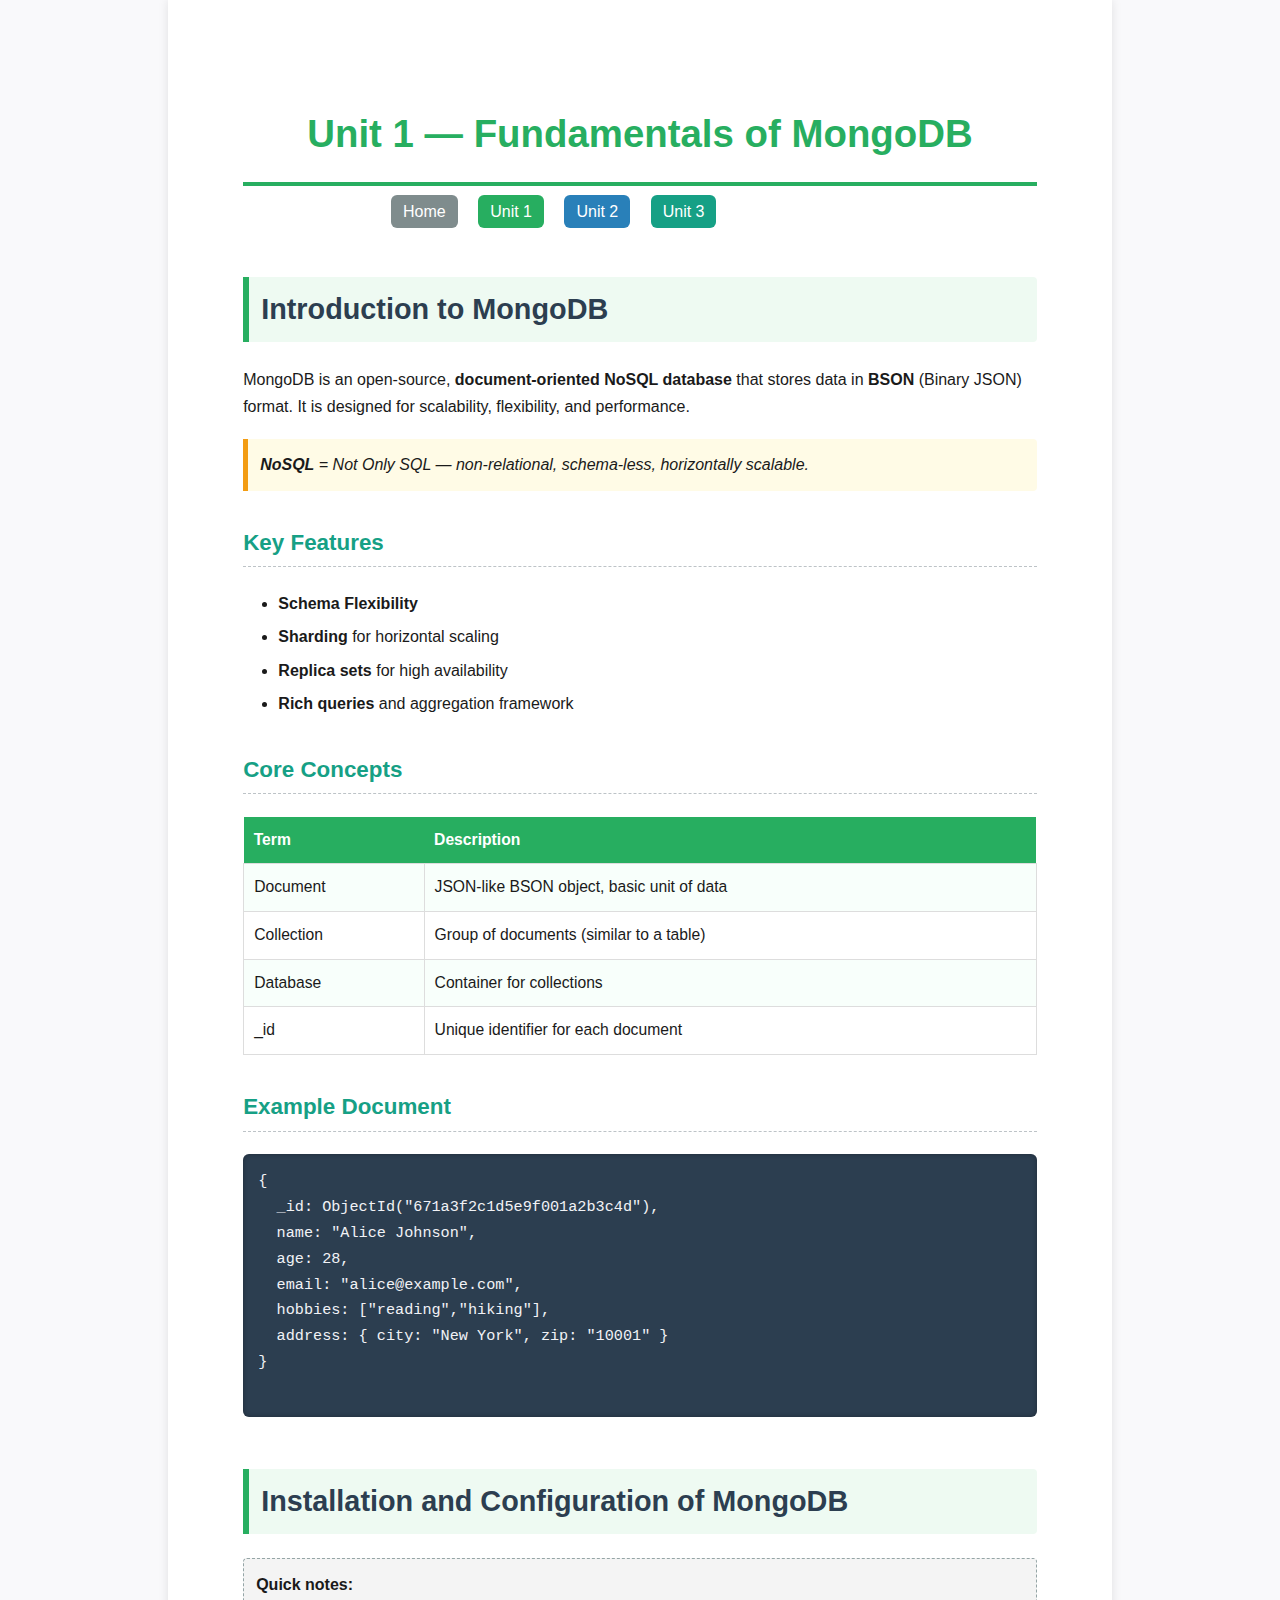
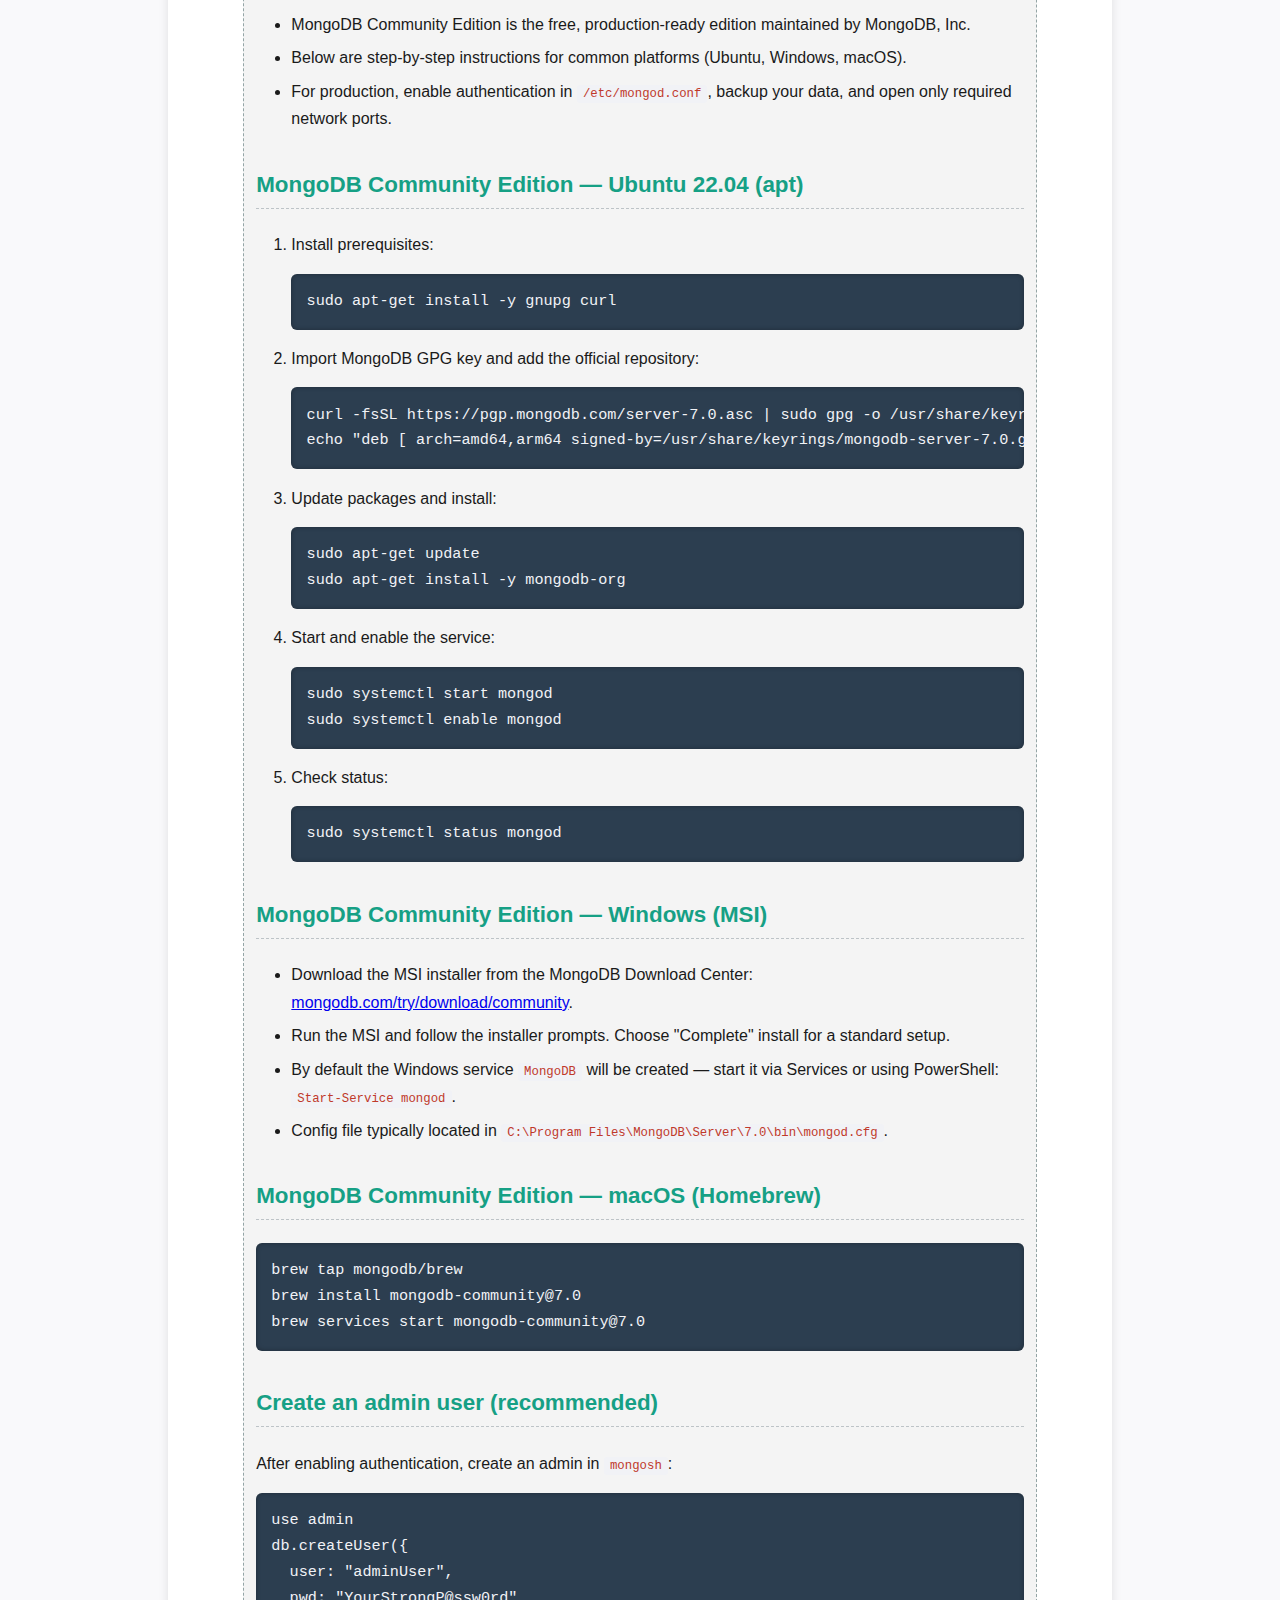
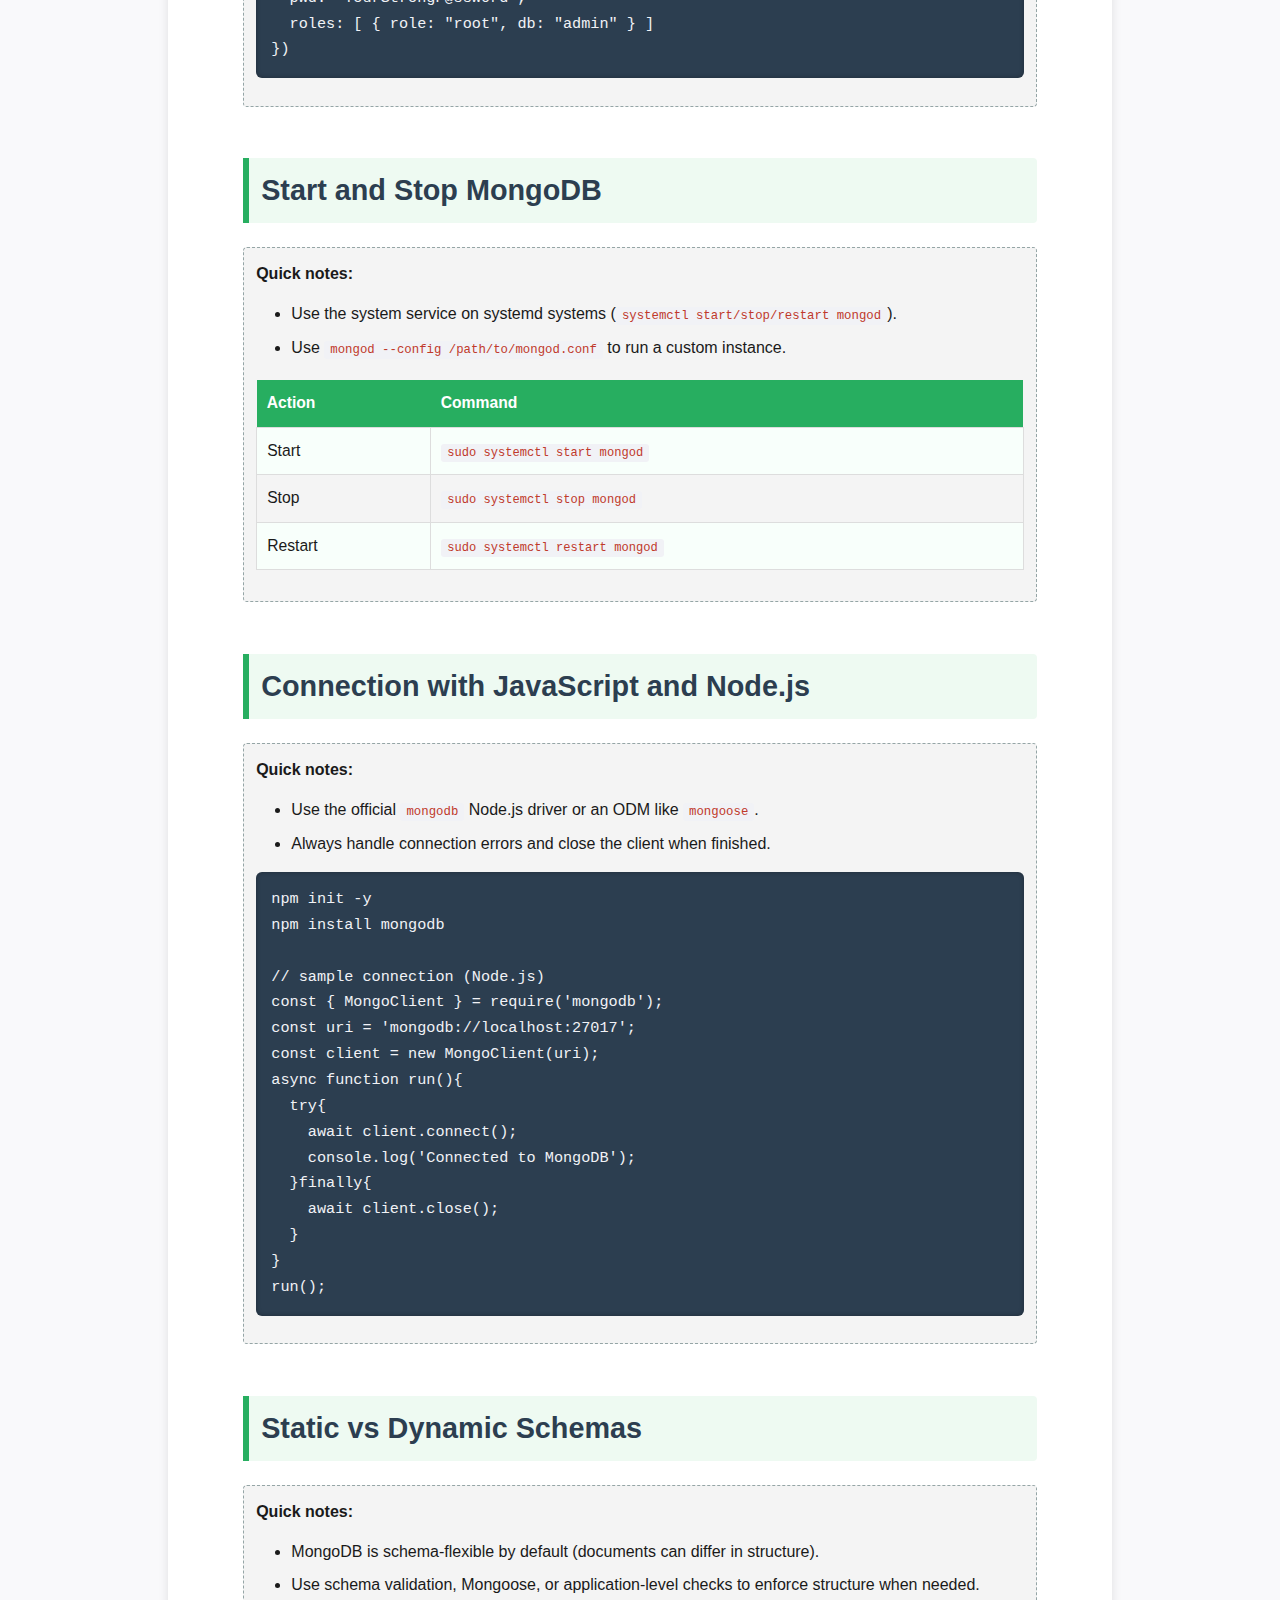
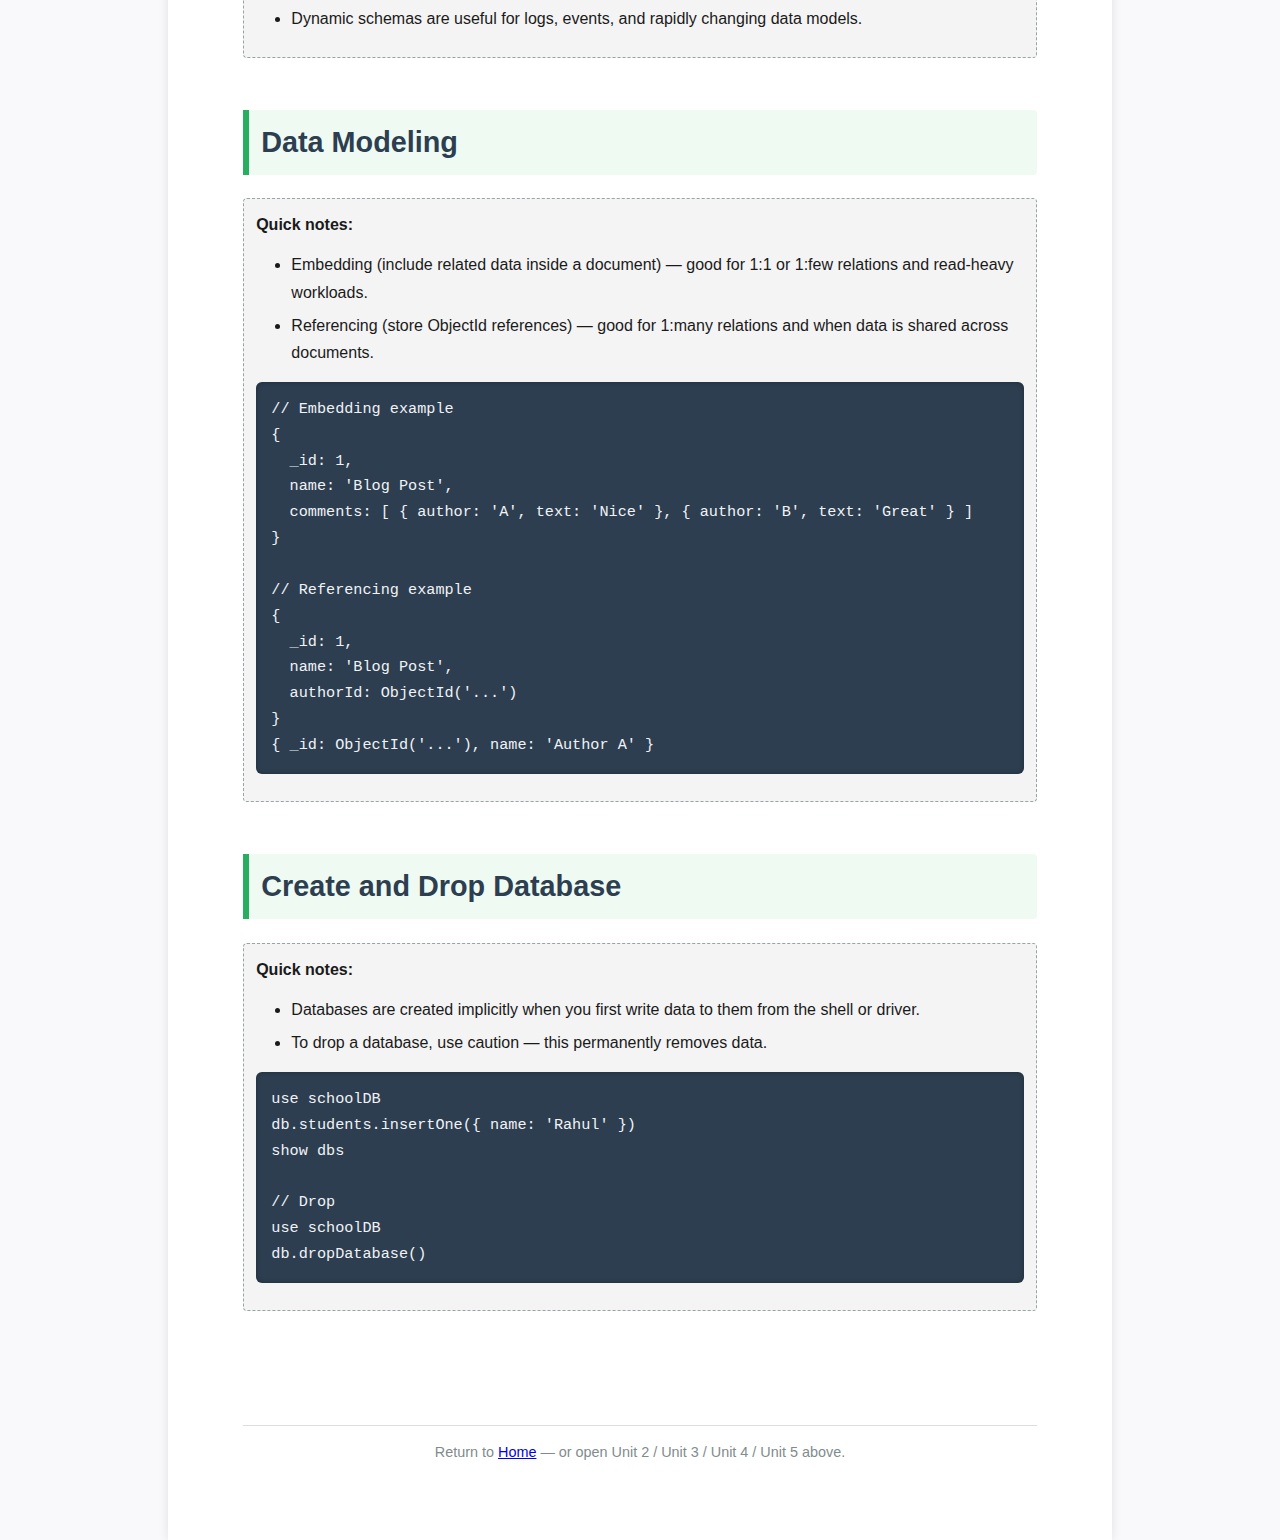
<file: index.html>
<!DOCTYPE html>
<html lang="en">
<head>
    <meta charset="UTF-8">
    <meta name="viewport" content="width=device-width, initial-scale=1.0">
    <title>Unit 1 — Fundamentals of MongoDB</title>
    <link rel="stylesheet" href="styles.css">
</head>
<body style="--accent:#27ae60; --th:#27ae60;">
<div class="container">
    <h1>Unit 1 — Fundamentals of MongoDB</h1>

    <nav class="nav-units">
        <a class="btn-home" href="index.html">Home</a>
        <a class="btn-u1" href="unit1.html">Unit 1</a>
        <a class="btn-u2" href="unit2.html">Unit 2</a>
        <a class="btn-u3" href="unit3.html">Unit 3</a>
        <a class="btn-u4" href="unit4.html">Unit 4</a>
        <a class="btn-u5" href="unit5.html">Unit 5</a>
    </nav>

    <h2>Introduction to MongoDB</h2>
    <p>MongoDB is an open-source, <strong>document-oriented NoSQL database</strong> that stores data in <strong>BSON</strong> (Binary JSON) format. It is designed for scalability, flexibility, and performance.</p>

    <div class="note"><strong>NoSQL</strong> = Not Only SQL — non-relational, schema-less, horizontally scalable.</div>

    <h3>Key Features</h3>
    <ul>
        <li><strong>Schema Flexibility</strong></li>
        <li><strong>Sharding</strong> for horizontal scaling</li>
        <li><strong>Replica sets</strong> for high availability</li>
        <li><strong>Rich queries</strong> and aggregation framework</li>
    </ul>

    <h3>Core Concepts</h3>
    <table>
        <tr><th>Term</th><th>Description</th></tr>
        <tr><td>Document</td><td>JSON-like BSON object, basic unit of data</td></tr>
        <tr><td>Collection</td><td>Group of documents (similar to a table)</td></tr>
        <tr><td>Database</td><td>Container for collections</td></tr>
        <tr><td>_id</td><td>Unique identifier for each document</td></tr>
    </table>

    <h3>Example Document</h3>
    <pre>{
  _id: ObjectId("671a3f2c1d5e9f001a2b3c4d"),
  name: "Alice Johnson",
  age: 28,
  email: "alice@example.com",
  hobbies: ["reading","hiking"],
  address: { city: "New York", zip: "10001" }
}
    </pre>

    <h2>Installation and Configuration of MongoDB</h2>
    <div class="example">
        <strong>Quick notes:</strong>
        <ul>
            <li>MongoDB Community Edition is the free, production-ready edition maintained by MongoDB, Inc.</li>
            <li>Below are step-by-step instructions for common platforms (Ubuntu, Windows, macOS).</li>
            <li>For production, enable authentication in <code>/etc/mongod.conf</code>, backup your data, and open only required network ports.</li>
        </ul>

        <h3>MongoDB Community Edition — Ubuntu 22.04 (apt)</h3>
        <ol>
            <li>Install prerequisites:
                <pre>sudo apt-get install -y gnupg curl</pre>
            </li>
            <li>Import MongoDB GPG key and add the official repository:
                <pre>curl -fsSL https://pgp.mongodb.com/server-7.0.asc | sudo gpg -o /usr/share/keyrings/mongodb-server-7.0.gpg --dearmor
echo "deb [ arch=amd64,arm64 signed-by=/usr/share/keyrings/mongodb-server-7.0.gpg ] https://repo.mongodb.org/apt/ubuntu jammy/mongodb-org/7.0 multiverse" | sudo tee /etc/apt/sources.list.d/mongodb-org-7.0.list</pre>
            </li>
            <li>Update packages and install:
                <pre>sudo apt-get update
sudo apt-get install -y mongodb-org</pre>
            </li>
            <li>Start and enable the service:
                <pre>sudo systemctl start mongod
sudo systemctl enable mongod</pre>
            </li>
            <li>Check status:
                <pre>sudo systemctl status mongod</pre>
            </li>
        </ol>

        <h3>MongoDB Community Edition — Windows (MSI)</h3>
        <ul>
            <li>Download the MSI installer from the MongoDB Download Center: <a href="https://www.mongodb.com/try/download/community">mongodb.com/try/download/community</a>.</li>
            <li>Run the MSI and follow the installer prompts. Choose "Complete" install for a standard setup.</li>
            <li>By default the Windows service <code>MongoDB</code> will be created — start it via Services or using PowerShell: <code>Start-Service mongod</code>.</li>
            <li>Config file typically located in <code>C:\Program Files\MongoDB\Server\7.0\bin\mongod.cfg</code>.</li>
        </ul>

        <h3>MongoDB Community Edition — macOS (Homebrew)</h3>
        <pre>brew tap mongodb/brew
brew install mongodb-community@7.0
brew services start mongodb-community@7.0</pre>

        <h3>Create an admin user (recommended)</h3>
        <p>After enabling authentication, create an admin in <code>mongosh</code>:</p>
        <pre>use admin
db.createUser({
  user: "adminUser",
  pwd: "YourStrongP@ssw0rd",
  roles: [ { role: "root", db: "admin" } ]
})</pre>
    </div>

    <h2>Start and Stop MongoDB</h2>
    <div class="example">
        <strong>Quick notes:</strong>
        <ul>
            <li>Use the system service on systemd systems (<code>systemctl start/stop/restart mongod</code>).</li>
            <li>Use <code>mongod --config /path/to/mongod.conf</code> to run a custom instance.</li>
        </ul>
        <table>
            <tr><th>Action</th><th>Command</th></tr>
            <tr><td>Start</td><td><code>sudo systemctl start mongod</code></td></tr>
            <tr><td>Stop</td><td><code>sudo systemctl stop mongod</code></td></tr>
            <tr><td>Restart</td><td><code>sudo systemctl restart mongod</code></td></tr>
        </table>
    </div>

    <h2>Connection with JavaScript and Node.js</h2>
    <div class="example">
        <strong>Quick notes:</strong>
        <ul>
            <li>Use the official <code>mongodb</code> Node.js driver or an ODM like <code>mongoose</code>.</li>
            <li>Always handle connection errors and close the client when finished.</li>
        </ul>
        <pre>npm init -y
npm install mongodb

// sample connection (Node.js)
const { MongoClient } = require('mongodb');
const uri = 'mongodb://localhost:27017';
const client = new MongoClient(uri);
async function run(){
  try{
    await client.connect();
    console.log('Connected to MongoDB');
  }finally{
    await client.close();
  }
}
run();</pre>
    </div>

    <h2>Static vs Dynamic Schemas</h2>
    <div class="example">
        <strong>Quick notes:</strong>
        <ul>
            <li>MongoDB is schema-flexible by default (documents can differ in structure).</li>
            <li>Use schema validation, Mongoose, or application-level checks to enforce structure when needed.</li>
            <li>Dynamic schemas are useful for logs, events, and rapidly changing data models.</li>
        </ul>
    </div>

    <h2>Data Modeling</h2>
    <div class="example">
        <strong>Quick notes:</strong>
        <ul>
            <li>Embedding (include related data inside a document) — good for 1:1 or 1:few relations and read-heavy workloads.</li>
            <li>Referencing (store ObjectId references) — good for 1:many relations and when data is shared across documents.</li>
        </ul>
        <pre>// Embedding example
{
  _id: 1,
  name: 'Blog Post',
  comments: [ { author: 'A', text: 'Nice' }, { author: 'B', text: 'Great' } ]
}

// Referencing example
{
  _id: 1,
  name: 'Blog Post',
  authorId: ObjectId('...')
}
{ _id: ObjectId('...'), name: 'Author A' }</pre>
    </div>

    <h2>Create and Drop Database</h2>
    <div class="example">
        <strong>Quick notes:</strong>
        <ul>
            <li>Databases are created implicitly when you first write data to them from the shell or driver.</li>
            <li>To drop a database, use caution — this permanently removes data.</li>
        </ul>
        <pre>use schoolDB
db.students.insertOne({ name: 'Rahul' })
show dbs

// Drop
use schoolDB
db.dropDatabase()</pre>
    </div>

    <div class="footer">Return to <a href="index.html">Home</a> — or open Unit 2 / Unit 3 / Unit 4 / Unit 5 above.</div>
</div>
</body>
</html>
</file>
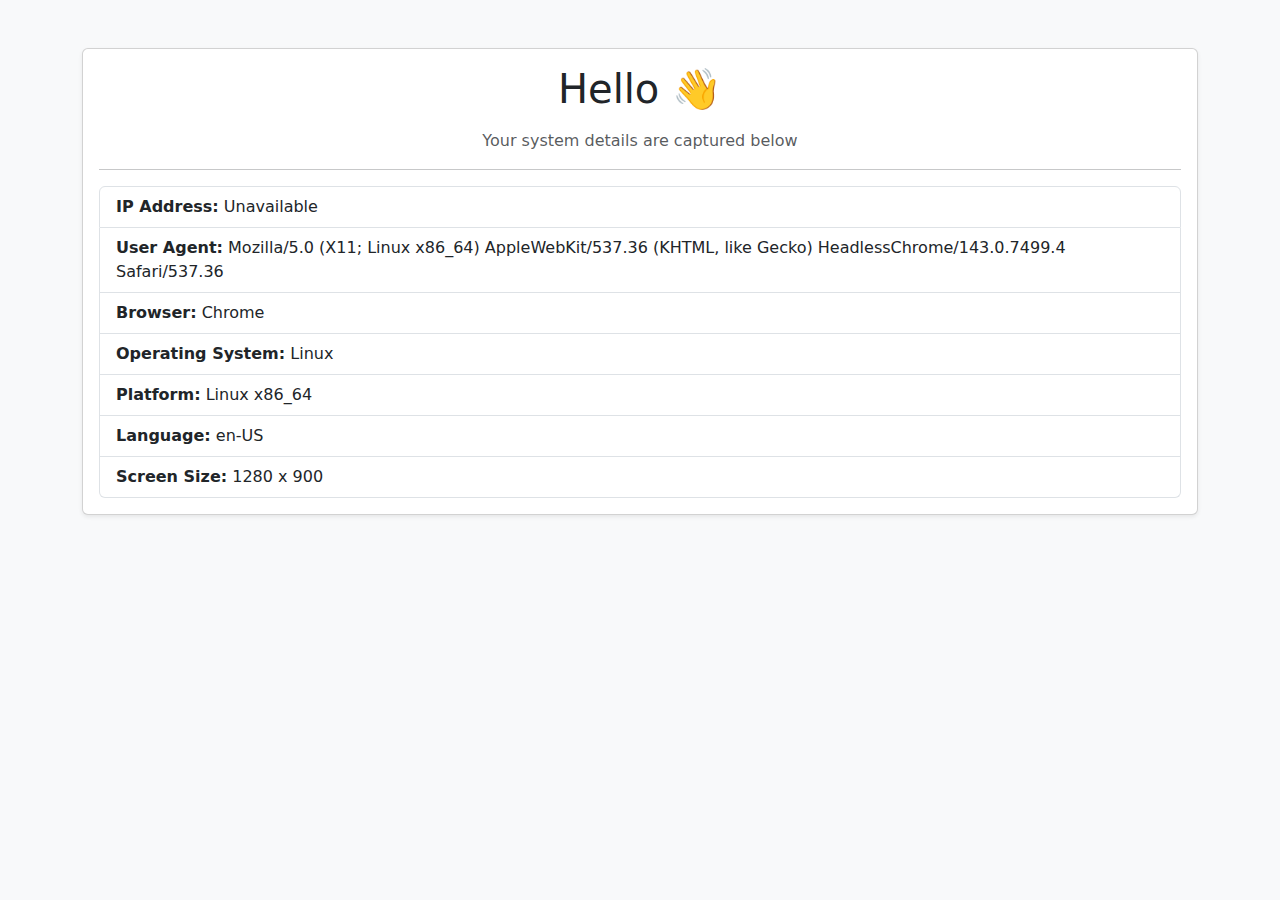
<file: ip.html>
<!DOCTYPE html>
<html lang="en">
<head>
  <meta charset="UTF-8" />
  <title>Hello 👋</title>
  <meta name="viewport" content="width=device-width, initial-scale=1">

  <!-- Bootstrap 5 CDN -->
  <link
    href="https://cdn.jsdelivr.net/npm/bootstrap@5.3.2/dist/css/bootstrap.min.css"
    rel="stylesheet"
  >
</head>
<body class="bg-light">

  <div class="container mt-5">
    <div class="card shadow-sm">
      <div class="card-body text-center">
        <h1 class="mb-3">Hello 👋</h1>
        <p class="text-muted">Your system details are captured below</p>

        <hr>

        <ul class="list-group text-start">
          <li class="list-group-item">
            <strong>IP Address:</strong>
            <span id="ip">Fetching...</span>
          </li>
          <li class="list-group-item">
            <strong>User Agent:</strong>
            <span id="ua"></span>
          </li>
          <li class="list-group-item">
            <strong>Browser:</strong>
            <span id="browser"></span>
          </li>
          <li class="list-group-item">
            <strong>Operating System:</strong>
            <span id="os"></span>
          </li>
          <li class="list-group-item">
            <strong>Platform:</strong>
            <span id="platform"></span>
          </li>
          <li class="list-group-item">
            <strong>Language:</strong>
            <span id="language"></span>
          </li>
          <li class="list-group-item">
            <strong>Screen Size:</strong>
            <span id="screen"></span>
          </li>
        </ul>
      </div>
    </div>
  </div>

  <script>
    // User Agent
    const ua = navigator.userAgent;
    document.getElementById("ua").innerText = ua;

    // Platform & Language
    document.getElementById("platform").innerText = navigator.platform;
    document.getElementById("language").innerText = navigator.language;

    // Screen Size
    document.getElementById("screen").innerText =
      screen.width + " x " + screen.height;

    // Basic Browser Detection
    function detectBrowser() {
      if (ua.includes("Chrome")) return "Chrome";
      if (ua.includes("Firefox")) return "Firefox";
      if (ua.includes("Safari")) return "Safari";
      if (ua.includes("Edge")) return "Edge";
      return "Unknown";
    }

    // Basic OS Detection
    function detectOS() {
      if (ua.includes("Windows")) return "Windows";
      if (ua.includes("Mac")) return "MacOS";
      if (ua.includes("Linux")) return "Linux";
      if (ua.includes("Android")) return "Android";
      if (ua.includes("iPhone")) return "iOS";
      return "Unknown";
    }

    document.getElementById("browser").innerText = detectBrowser();
    document.getElementById("os").innerText = detectOS();

    // Fetch IP Address
    fetch("https://api.ipify.org?format=json")
      .then(res => res.json())
      .then(data => {
        document.getElementById("ip").innerText = data.ip;
      })
      .catch(() => {
        document.getElementById("ip").innerText = "Unavailable";
      });
  </script>

</body>
</html>
</file>
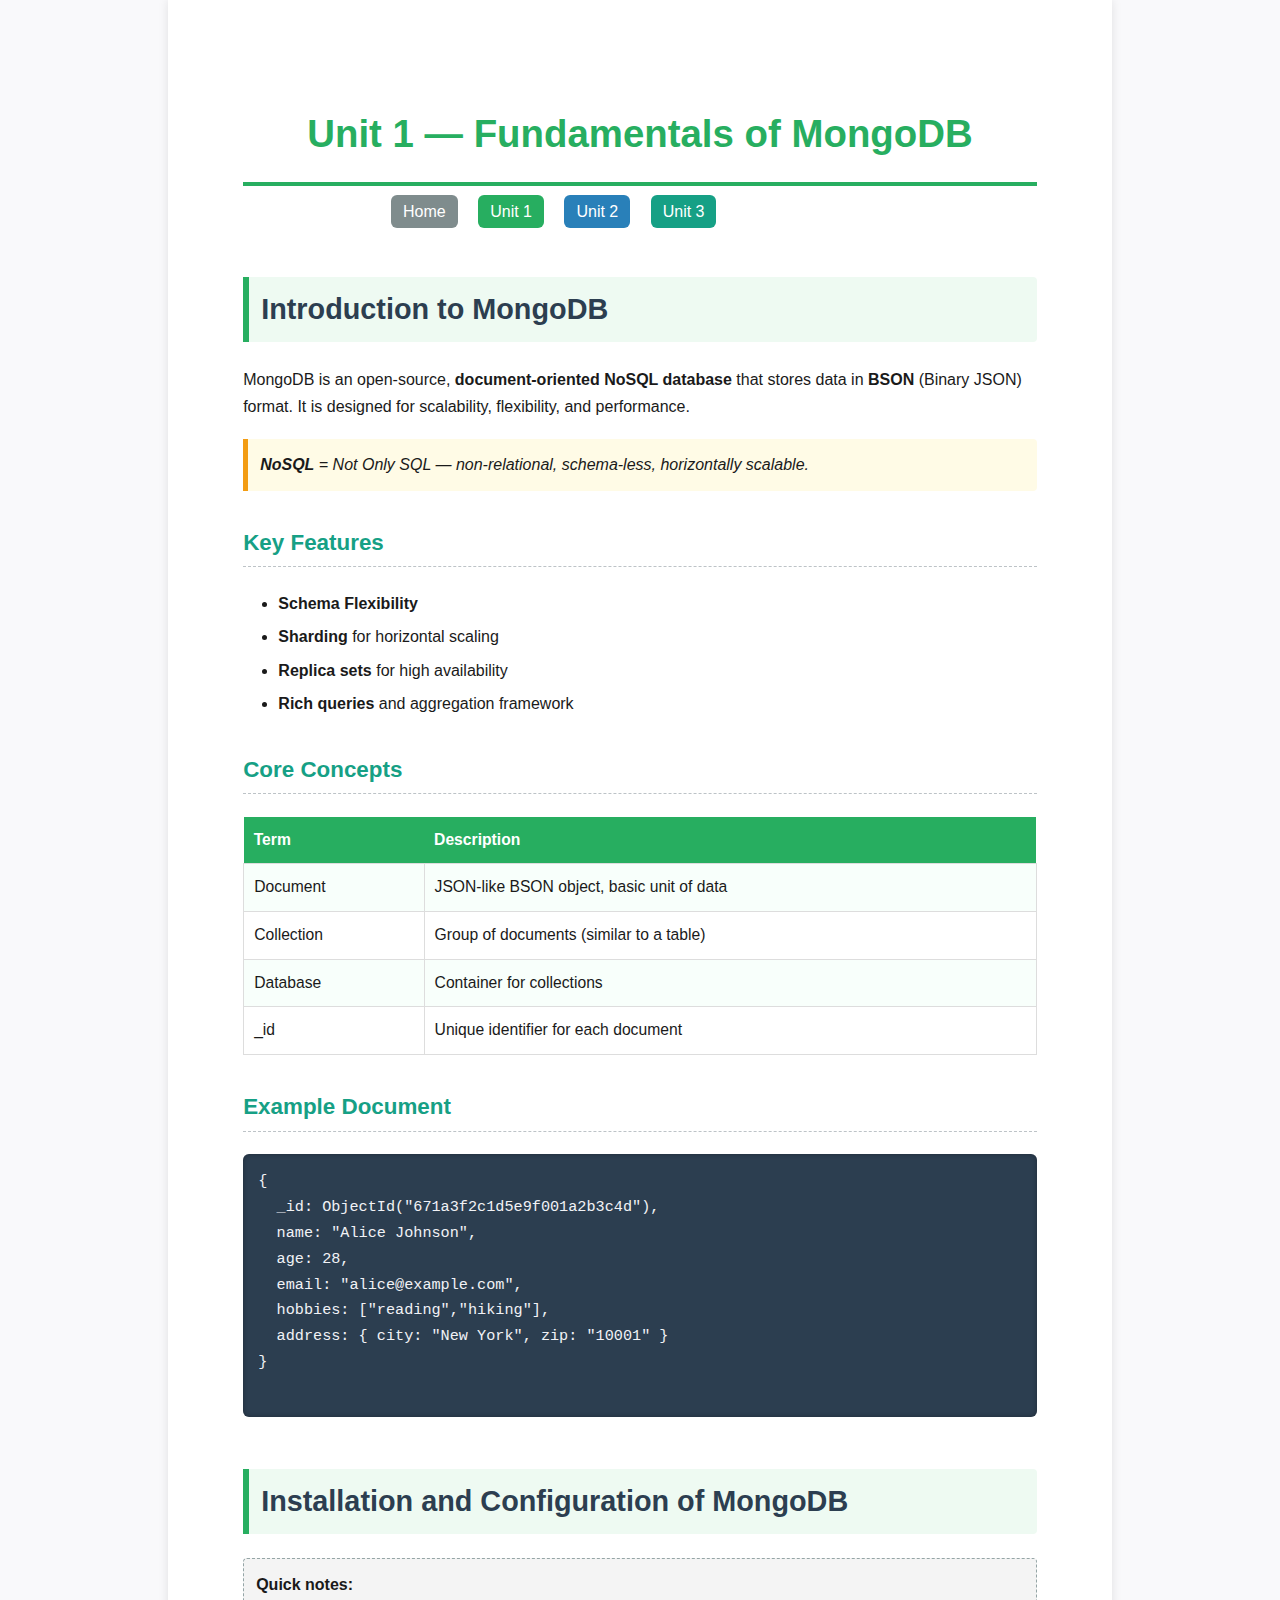
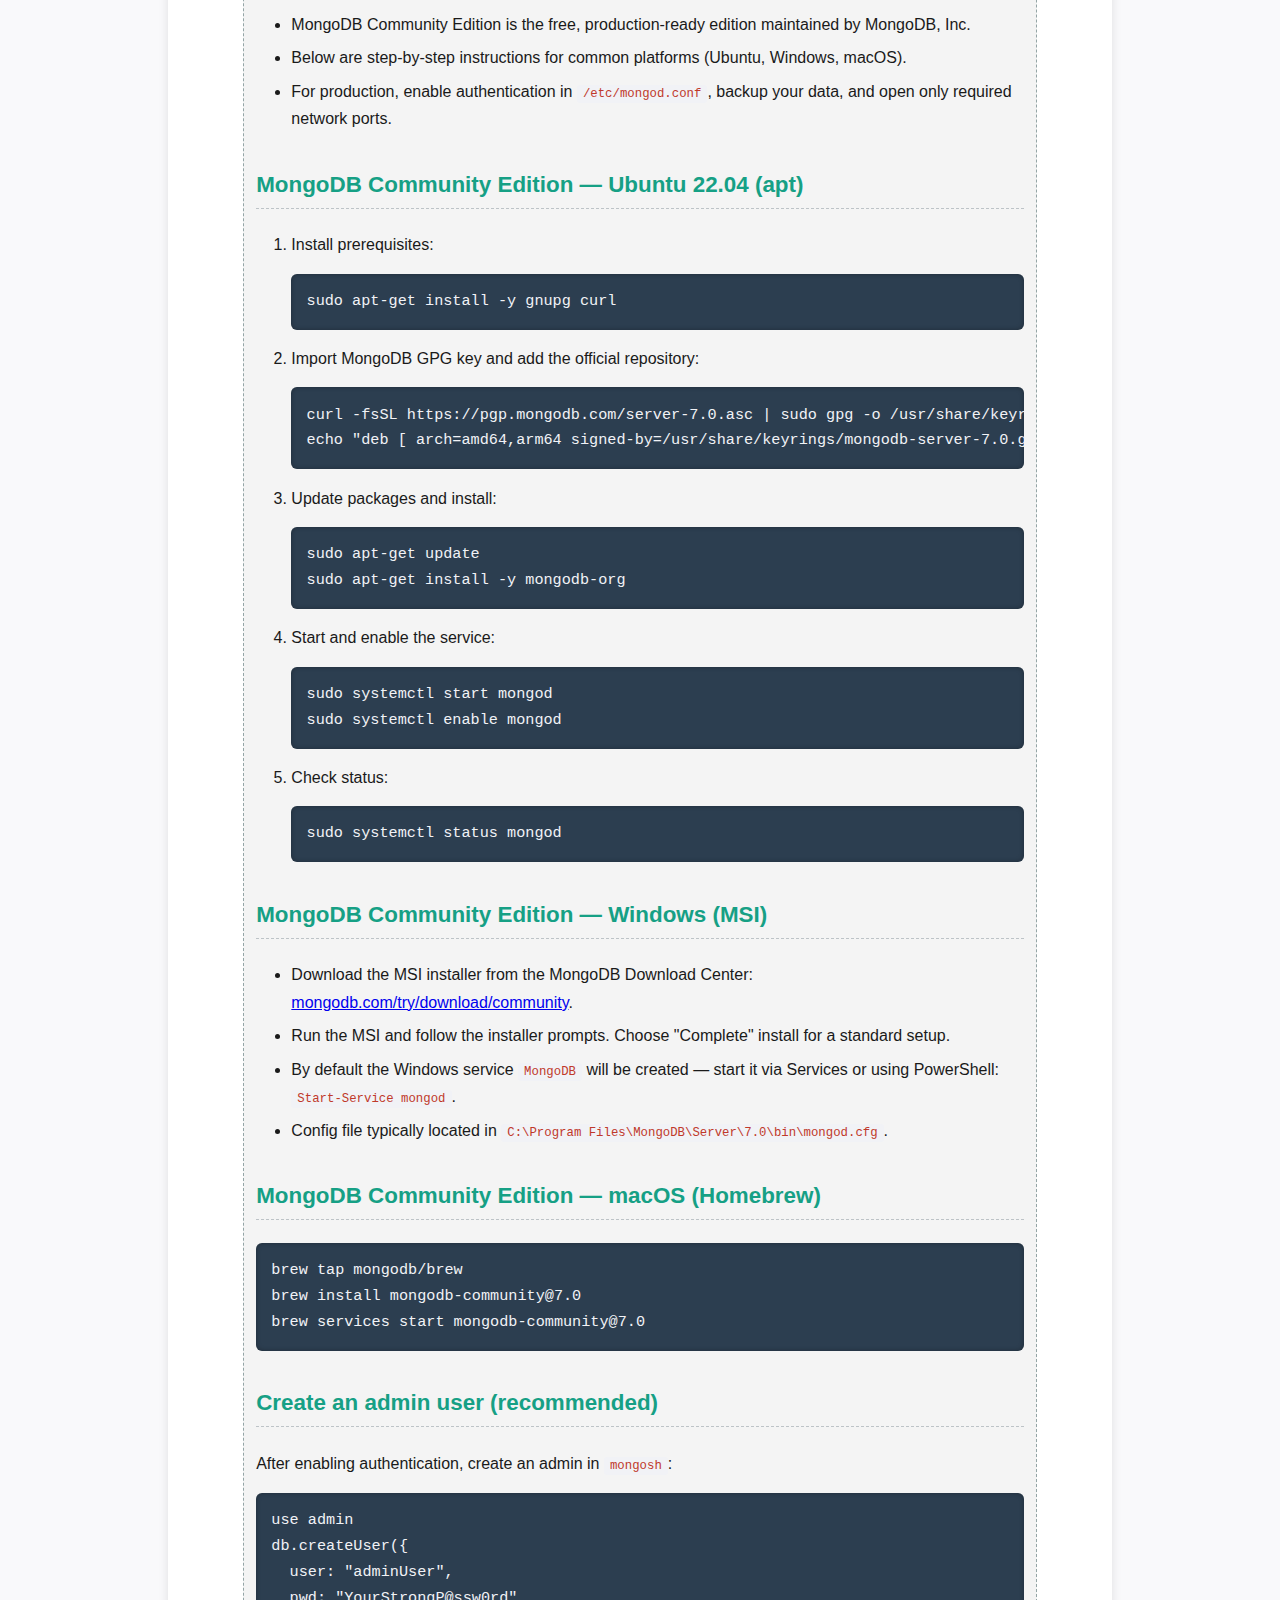
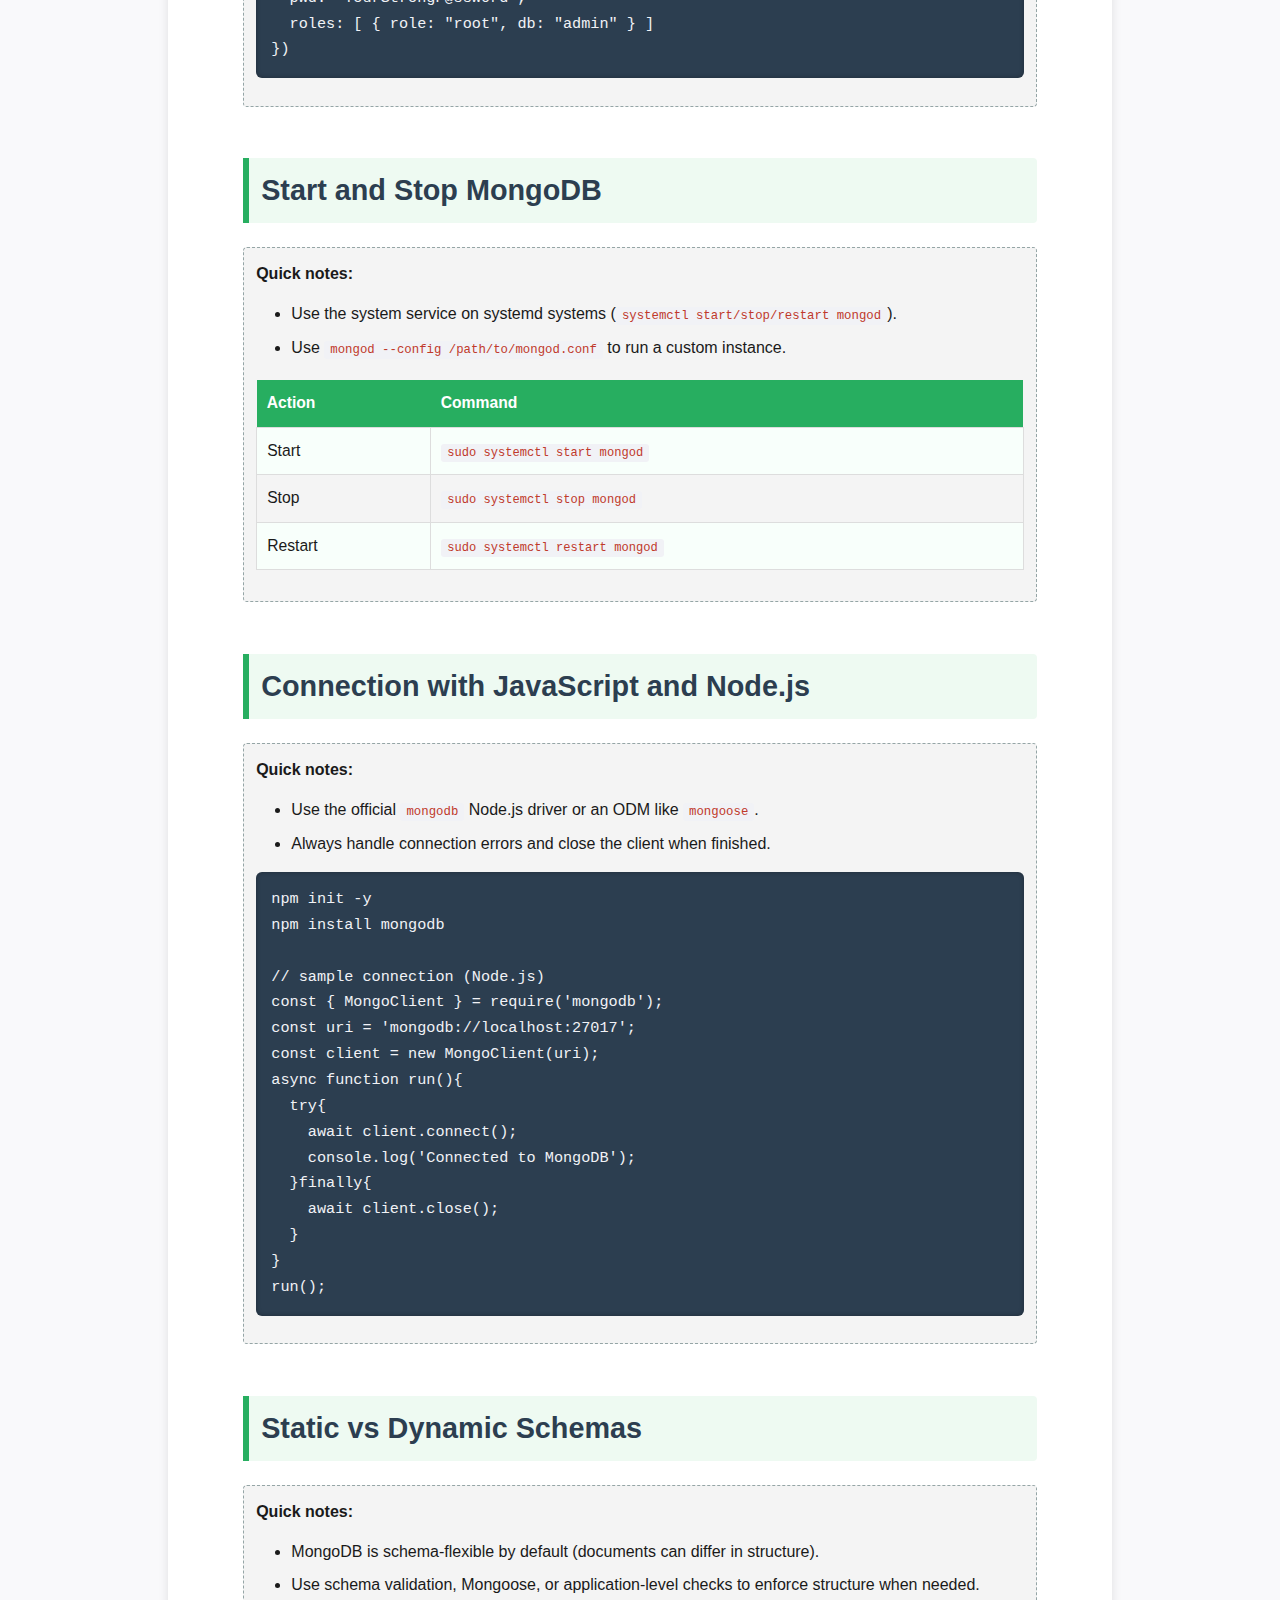
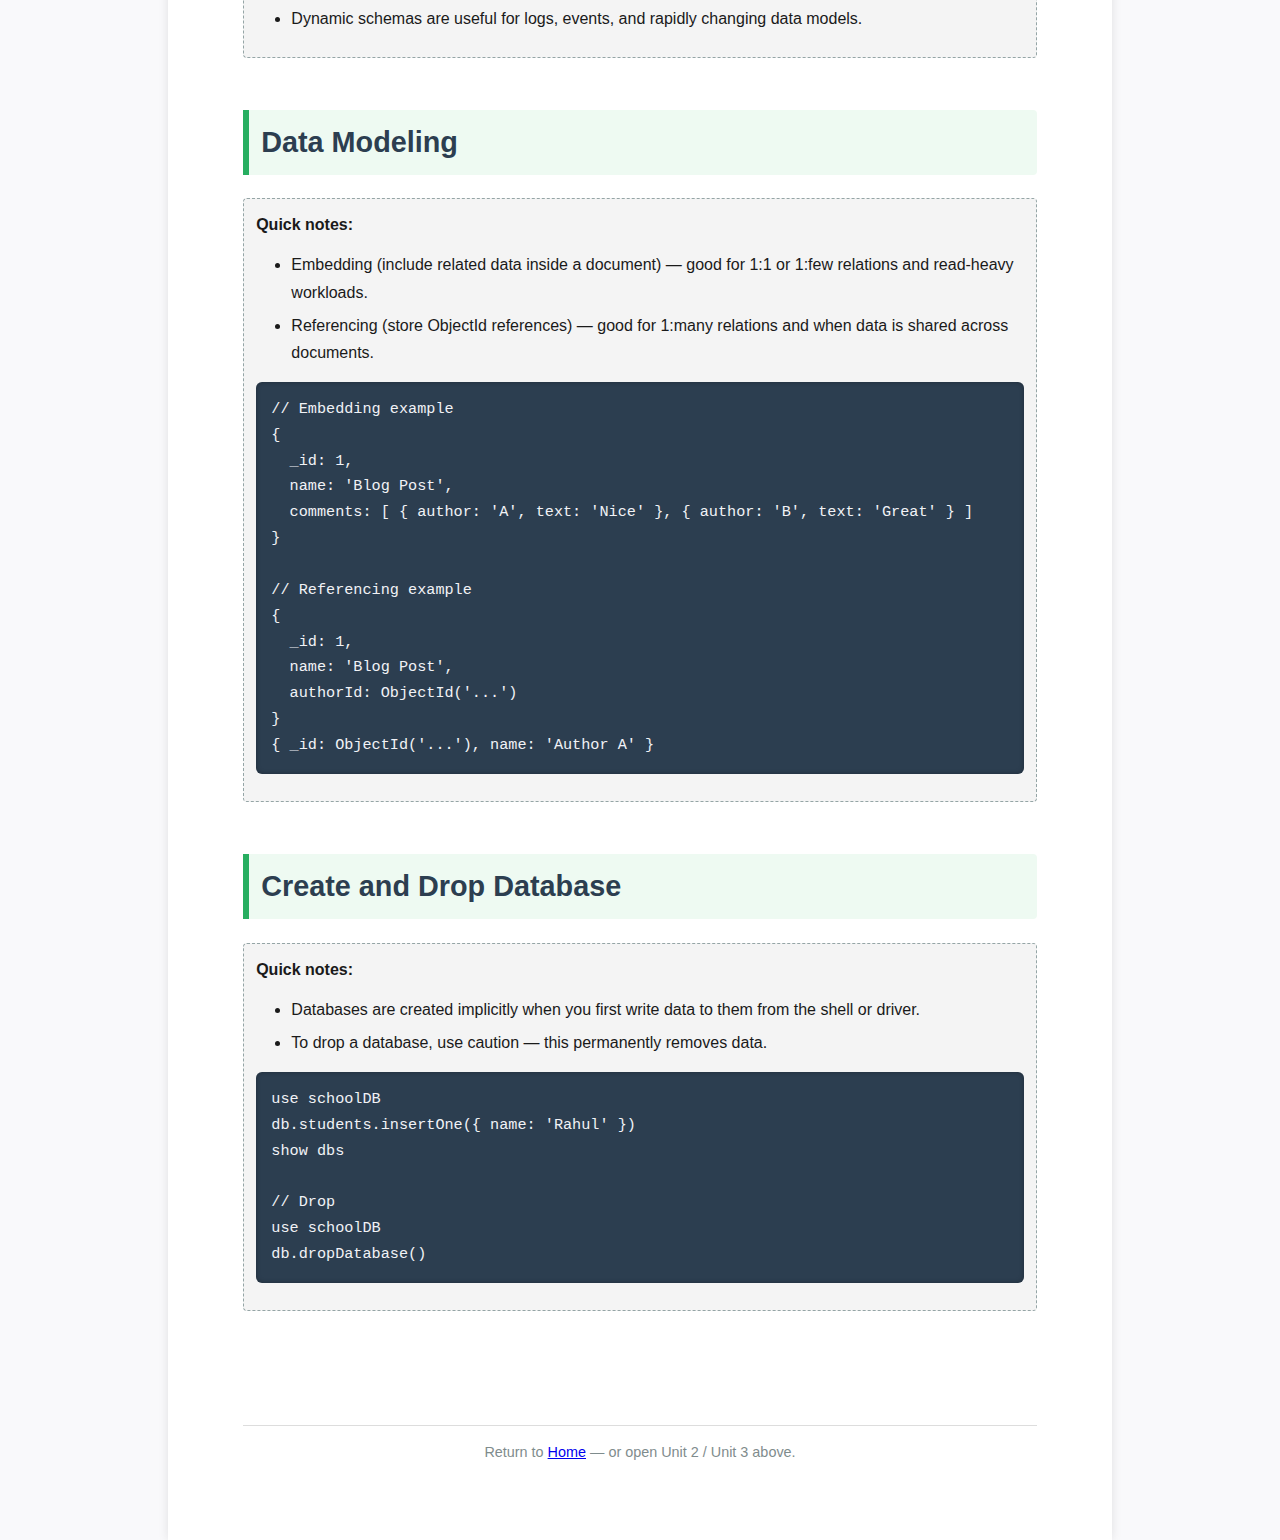
<file: unit1.html>
<!DOCTYPE html>
<html lang="en">
<head>
    <meta charset="UTF-8">
    <meta name="viewport" content="width=device-width, initial-scale=1.0">
    <title>Unit 1 — Fundamentals of MongoDB</title>
    <link rel="stylesheet" href="styles.css">
</head>
<body style="--accent:#27ae60; --th:#27ae60;">
<div class="container">
    <h1>Unit 1 — Fundamentals of MongoDB</h1>

    <nav class="nav-units">
        <a class="btn-home" href="index.html">Home</a>
        <a class="btn-u1" href="unit1.html">Unit 1</a>
        <a class="btn-u2" href="unit2.html">Unit 2</a>
        <a class="btn-u3" href="unit3.html">Unit 3</a>
        <a class="btn-u4" href="unit4.html">Unit 4</a>
        <a class="btn-u5" href="unit5.html">Unit 5</a>
    </nav>

    <h2>Introduction to MongoDB</h2>
    <p>MongoDB is an open-source, <strong>document-oriented NoSQL database</strong> that stores data in <strong>BSON</strong> (Binary JSON) format. It is designed for scalability, flexibility, and performance.</p>

    <div class="note"><strong>NoSQL</strong> = Not Only SQL — non-relational, schema-less, horizontally scalable.</div>

    <h3>Key Features</h3>
    <ul>
        <li><strong>Schema Flexibility</strong></li>
        <li><strong>Sharding</strong> for horizontal scaling</li>
        <li><strong>Replica sets</strong> for high availability</li>
        <li><strong>Rich queries</strong> and aggregation framework</li>
    </ul>

    <h3>Core Concepts</h3>
    <table>
        <tr><th>Term</th><th>Description</th></tr>
        <tr><td>Document</td><td>JSON-like BSON object, basic unit of data</td></tr>
        <tr><td>Collection</td><td>Group of documents (similar to a table)</td></tr>
        <tr><td>Database</td><td>Container for collections</td></tr>
        <tr><td>_id</td><td>Unique identifier for each document</td></tr>
    </table>

    <h3>Example Document</h3>
    <pre>{
  _id: ObjectId("671a3f2c1d5e9f001a2b3c4d"),
  name: "Alice Johnson",
  age: 28,
  email: "alice@example.com",
  hobbies: ["reading","hiking"],
  address: { city: "New York", zip: "10001" }
}
    </pre>

    <h2>Installation and Configuration of MongoDB</h2>
    <div class="example">
        <strong>Quick notes:</strong>
        <ul>
            <li>MongoDB Community Edition is the free, production-ready edition maintained by MongoDB, Inc.</li>
            <li>Below are step-by-step instructions for common platforms (Ubuntu, Windows, macOS).</li>
            <li>For production, enable authentication in <code>/etc/mongod.conf</code>, backup your data, and open only required network ports.</li>
        </ul>

        <h3>MongoDB Community Edition — Ubuntu 22.04 (apt)</h3>
        <ol>
            <li>Install prerequisites:
                <pre>sudo apt-get install -y gnupg curl</pre>
            </li>
            <li>Import MongoDB GPG key and add the official repository:
                <pre>curl -fsSL https://pgp.mongodb.com/server-7.0.asc | sudo gpg -o /usr/share/keyrings/mongodb-server-7.0.gpg --dearmor
echo "deb [ arch=amd64,arm64 signed-by=/usr/share/keyrings/mongodb-server-7.0.gpg ] https://repo.mongodb.org/apt/ubuntu jammy/mongodb-org/7.0 multiverse" | sudo tee /etc/apt/sources.list.d/mongodb-org-7.0.list</pre>
            </li>
            <li>Update packages and install:
                <pre>sudo apt-get update
sudo apt-get install -y mongodb-org</pre>
            </li>
            <li>Start and enable the service:
                <pre>sudo systemctl start mongod
sudo systemctl enable mongod</pre>
            </li>
            <li>Check status:
                <pre>sudo systemctl status mongod</pre>
            </li>
        </ol>

        <h3>MongoDB Community Edition — Windows (MSI)</h3>
        <ul>
            <li>Download the MSI installer from the MongoDB Download Center: <a href="https://www.mongodb.com/try/download/community">mongodb.com/try/download/community</a>.</li>
            <li>Run the MSI and follow the installer prompts. Choose "Complete" install for a standard setup.</li>
            <li>By default the Windows service <code>MongoDB</code> will be created — start it via Services or using PowerShell: <code>Start-Service mongod</code>.</li>
            <li>Config file typically located in <code>C:\Program Files\MongoDB\Server\7.0\bin\mongod.cfg</code>.</li>
        </ul>

        <h3>MongoDB Community Edition — macOS (Homebrew)</h3>
        <pre>brew tap mongodb/brew
brew install mongodb-community@7.0
brew services start mongodb-community@7.0</pre>

        <h3>Create an admin user (recommended)</h3>
        <p>After enabling authentication, create an admin in <code>mongosh</code>:</p>
        <pre>use admin
db.createUser({
  user: "adminUser",
  pwd: "YourStrongP@ssw0rd",
  roles: [ { role: "root", db: "admin" } ]
})</pre>
    </div>

    <h2>Start and Stop MongoDB</h2>
    <div class="example">
        <strong>Quick notes:</strong>
        <ul>
            <li>Use the system service on systemd systems (<code>systemctl start/stop/restart mongod</code>).</li>
            <li>Use <code>mongod --config /path/to/mongod.conf</code> to run a custom instance.</li>
        </ul>
        <table>
            <tr><th>Action</th><th>Command</th></tr>
            <tr><td>Start</td><td><code>sudo systemctl start mongod</code></td></tr>
            <tr><td>Stop</td><td><code>sudo systemctl stop mongod</code></td></tr>
            <tr><td>Restart</td><td><code>sudo systemctl restart mongod</code></td></tr>
        </table>
    </div>

    <h2>Connection with JavaScript and Node.js</h2>
    <div class="example">
        <strong>Quick notes:</strong>
        <ul>
            <li>Use the official <code>mongodb</code> Node.js driver or an ODM like <code>mongoose</code>.</li>
            <li>Always handle connection errors and close the client when finished.</li>
        </ul>
        <pre>npm init -y
npm install mongodb

// sample connection (Node.js)
const { MongoClient } = require('mongodb');
const uri = 'mongodb://localhost:27017';
const client = new MongoClient(uri);
async function run(){
  try{
    await client.connect();
    console.log('Connected to MongoDB');
  }finally{
    await client.close();
  }
}
run();</pre>
    </div>

    <h2>Static vs Dynamic Schemas</h2>
    <div class="example">
        <strong>Quick notes:</strong>
        <ul>
            <li>MongoDB is schema-flexible by default (documents can differ in structure).</li>
            <li>Use schema validation, Mongoose, or application-level checks to enforce structure when needed.</li>
            <li>Dynamic schemas are useful for logs, events, and rapidly changing data models.</li>
        </ul>
    </div>

    <h2>Data Modeling</h2>
    <div class="example">
        <strong>Quick notes:</strong>
        <ul>
            <li>Embedding (include related data inside a document) — good for 1:1 or 1:few relations and read-heavy workloads.</li>
            <li>Referencing (store ObjectId references) — good for 1:many relations and when data is shared across documents.</li>
        </ul>
        <pre>// Embedding example
{
  _id: 1,
  name: 'Blog Post',
  comments: [ { author: 'A', text: 'Nice' }, { author: 'B', text: 'Great' } ]
}

// Referencing example
{
  _id: 1,
  name: 'Blog Post',
  authorId: ObjectId('...')
}
{ _id: ObjectId('...'), name: 'Author A' }</pre>
    </div>

    <h2>Create and Drop Database</h2>
    <div class="example">
        <strong>Quick notes:</strong>
        <ul>
            <li>Databases are created implicitly when you first write data to them from the shell or driver.</li>
            <li>To drop a database, use caution — this permanently removes data.</li>
        </ul>
        <pre>use schoolDB
db.students.insertOne({ name: 'Rahul' })
show dbs

// Drop
use schoolDB
db.dropDatabase()</pre>
    </div>
    <div class="footer">Return to <a href="index.html">Home</a> — or open Unit 2 / Unit 3 above.</div>
</div>
</body>
</html>
</file>
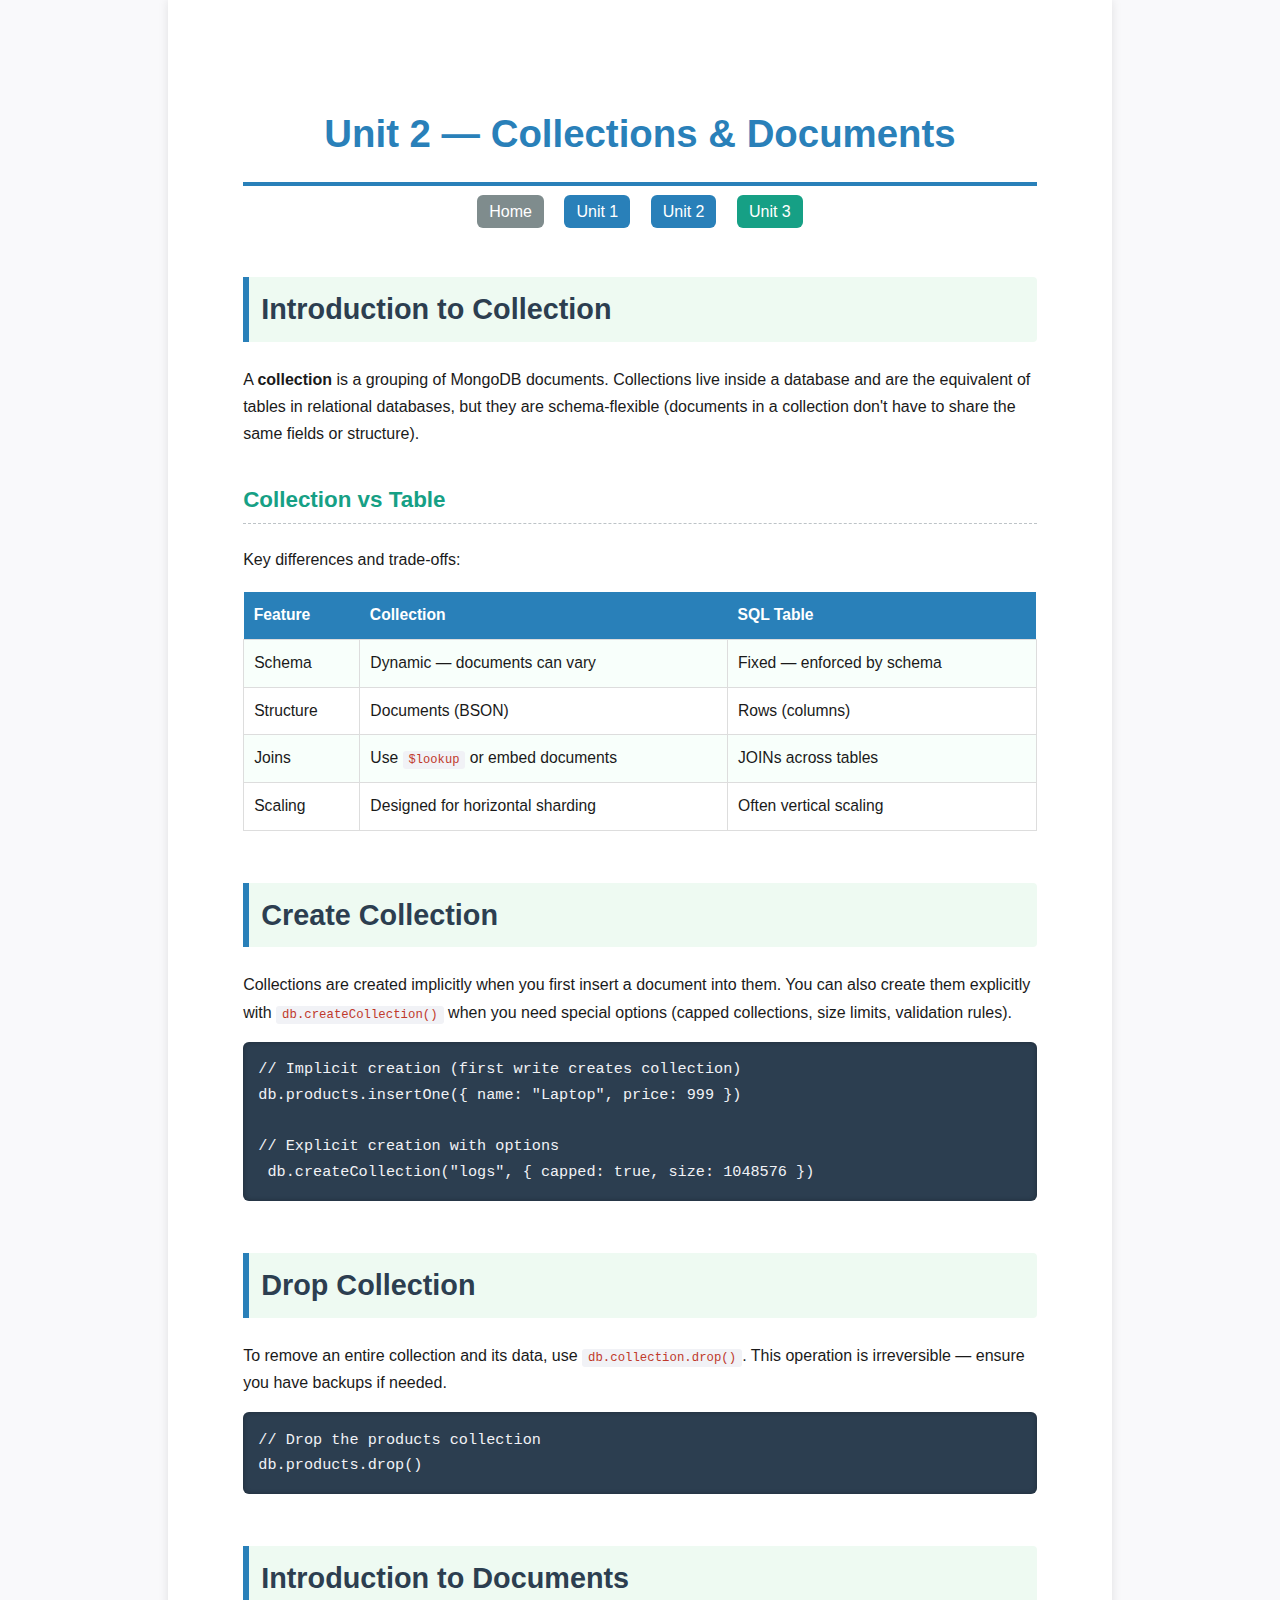
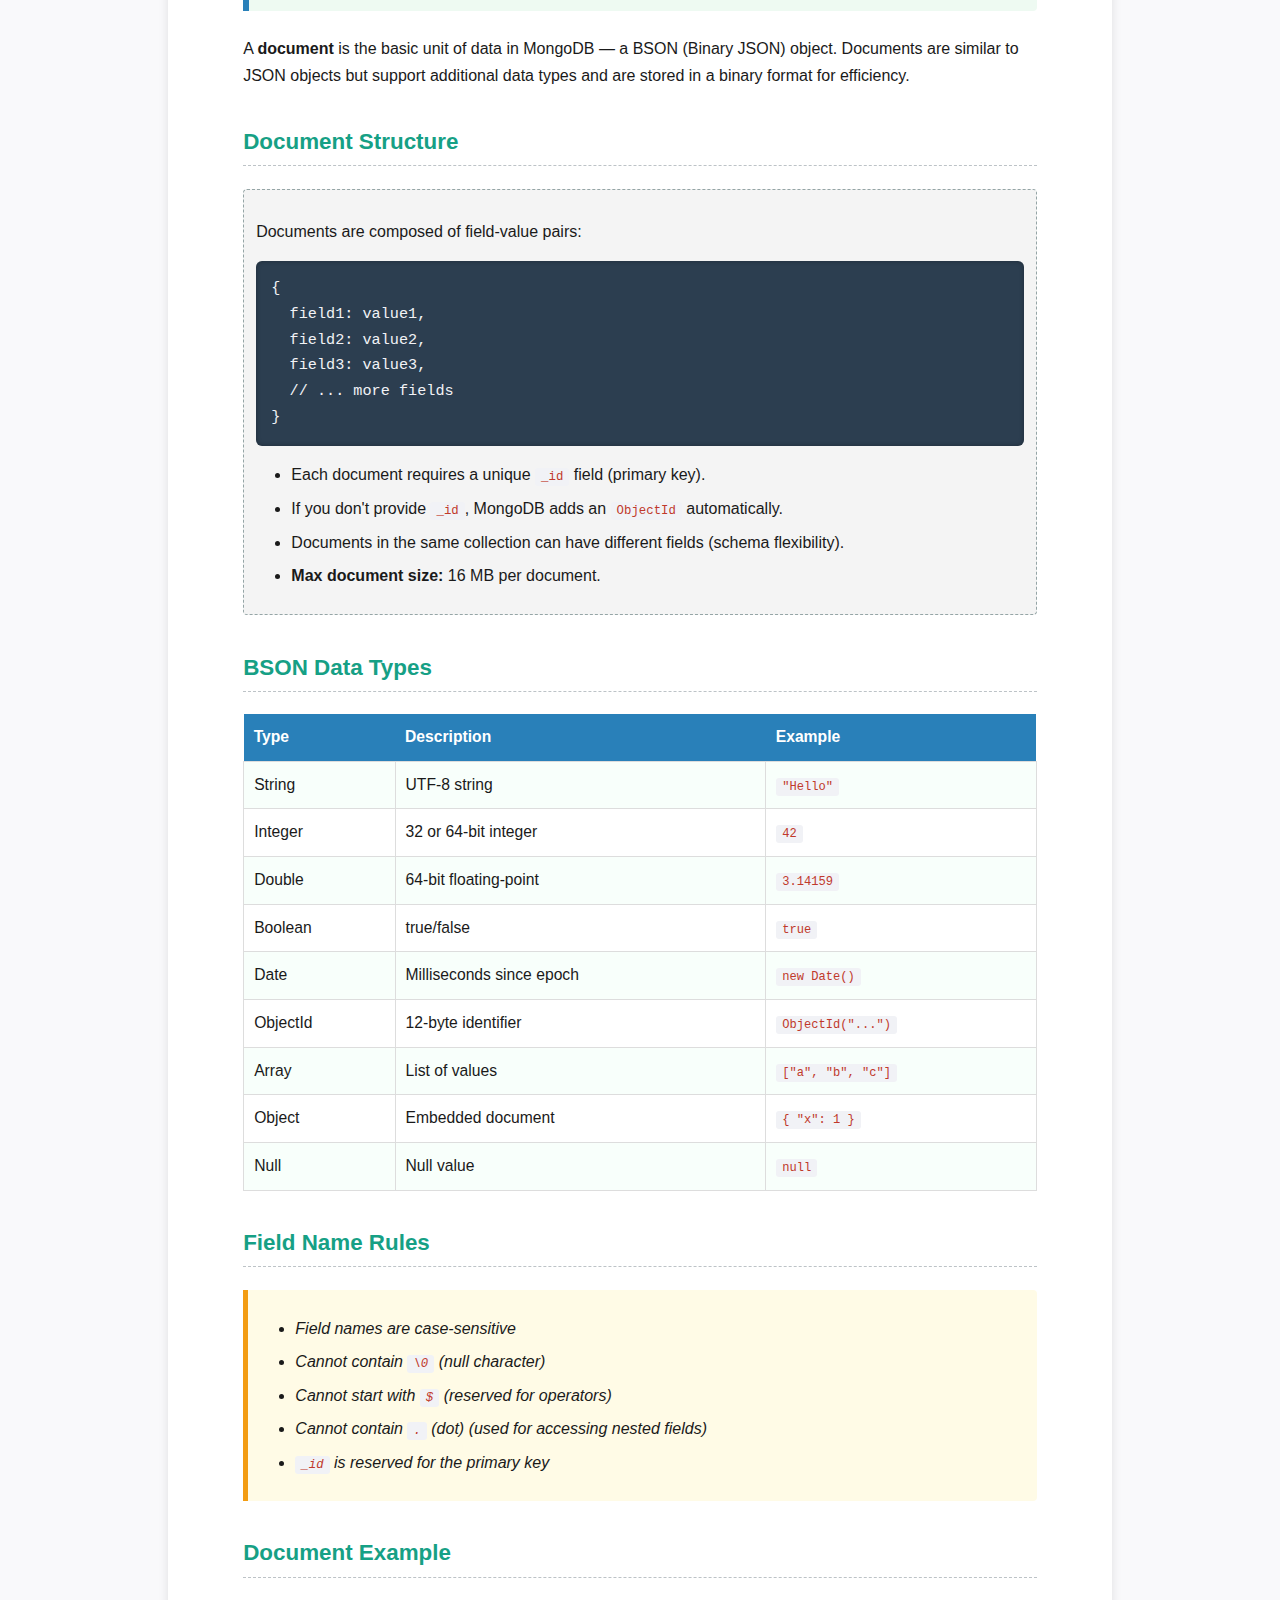
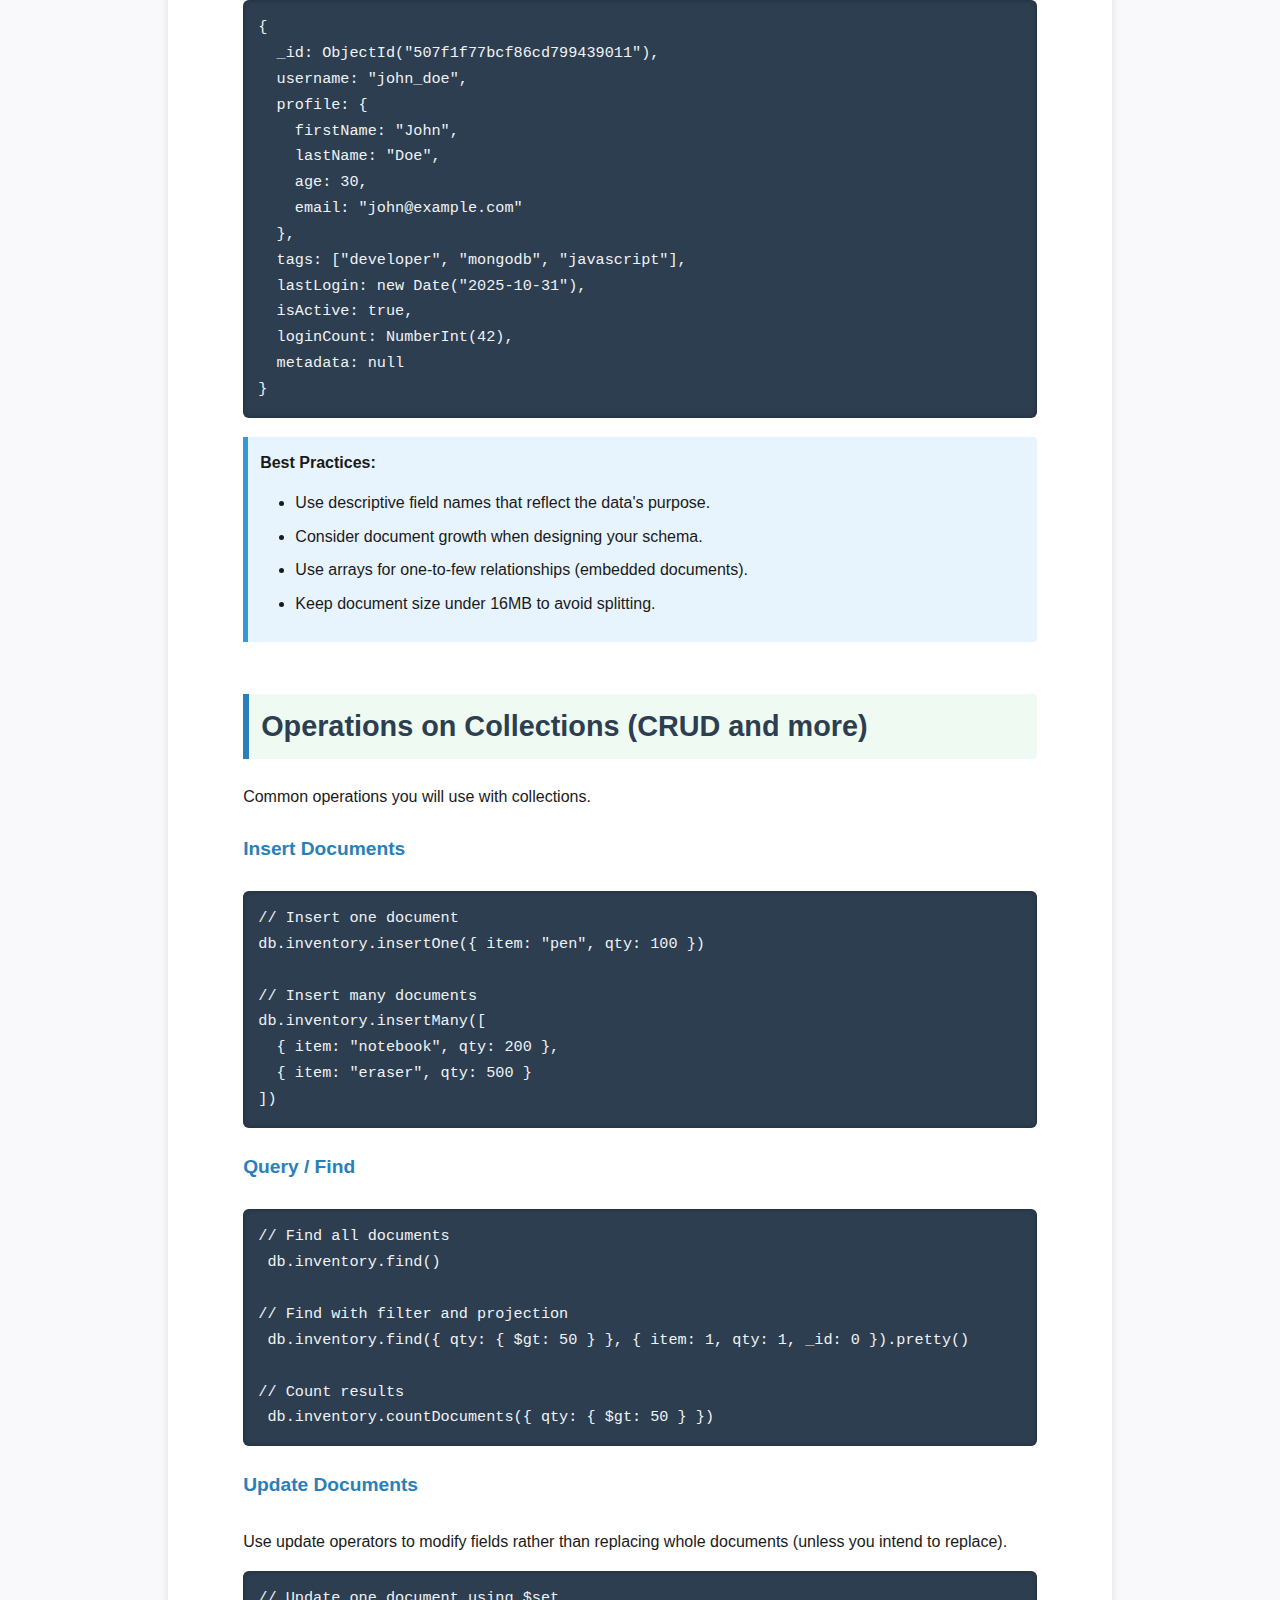
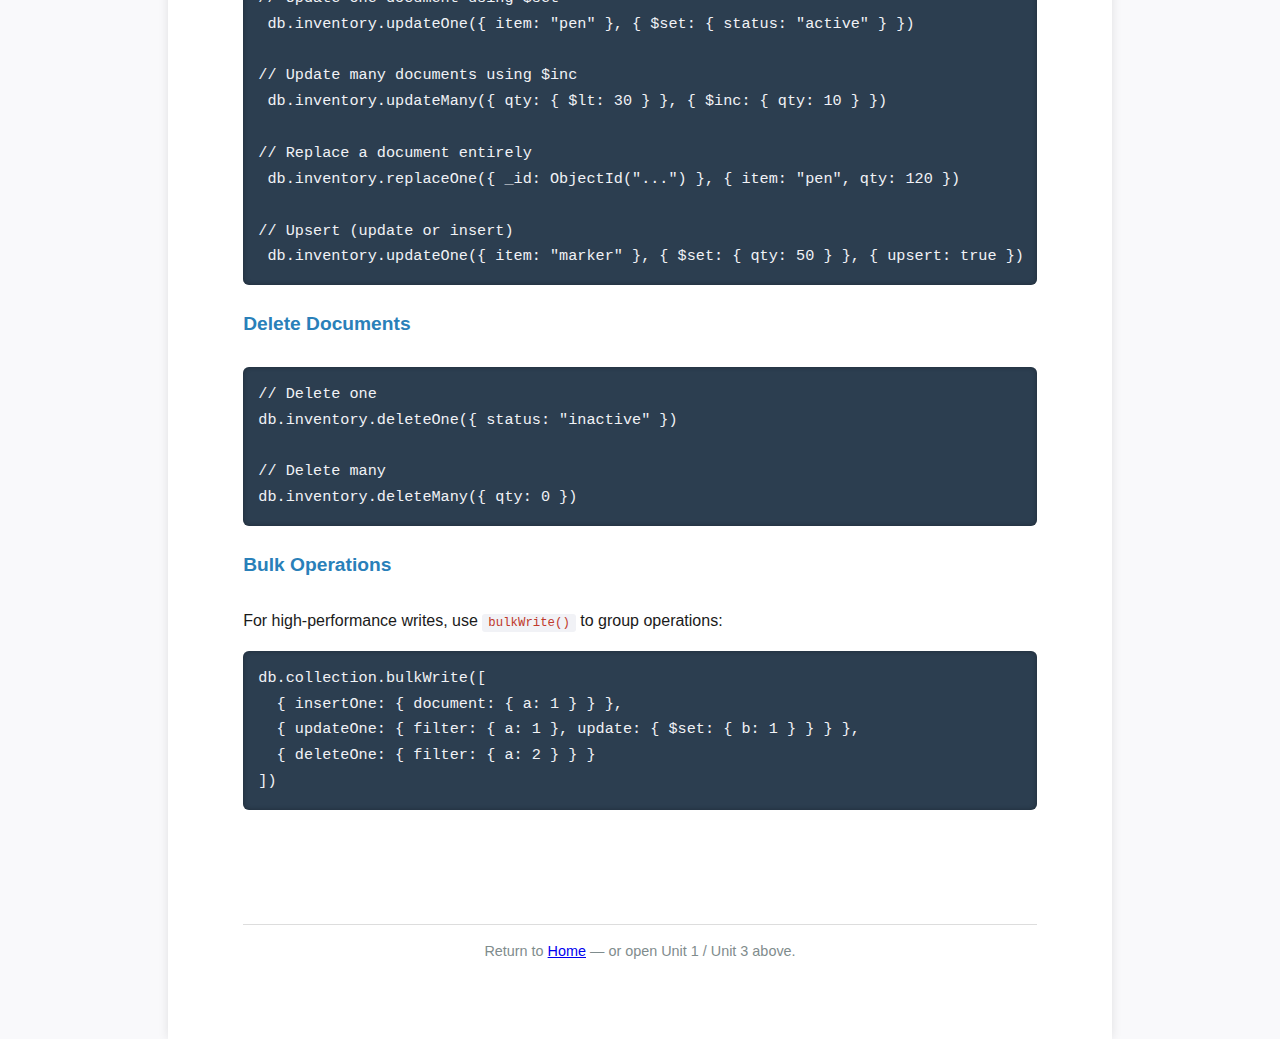
<file: unit2.html>
<!DOCTYPE html>
<html lang="en">
<head>
    <meta charset="UTF-8">
    <meta name="viewport" content="width=device-width, initial-scale=1.0">
    <title>Unit 2 — Collections & Documents</title>
    <link rel="stylesheet" href="styles.css">
</head>
<body style="--accent:#2980b9; --th:#2980b9;">
<div class="container">
    <h1>Unit 2 — Collections & Documents</h1>

    <nav>
        <a class="btn-home" href="index.html">Home</a>
        <a class="btn-u1" href="unit1.html">Unit 1</a>
        <a class="btn-u2" href="unit2.html">Unit 2</a>
        <a class="btn-u3" href="unit3.html">Unit 3</a>
    </nav>

    <h2>Introduction to Collection</h2>
    <p>A <strong>collection</strong> is a grouping of MongoDB documents. Collections live inside a database and are the equivalent of tables in relational databases, but they are schema-flexible (documents in a collection don't have to share the same fields or structure).</p>

    <h3>Collection vs Table</h3>
    <p>Key differences and trade-offs:</p>
    <table>
        <tr><th>Feature</th><th>Collection</th><th>SQL Table</th></tr>
        <tr><td>Schema</td><td>Dynamic — documents can vary</td><td>Fixed — enforced by schema</td></tr>
        <tr><td>Structure</td><td>Documents (BSON)</td><td>Rows (columns)</td></tr>
        <tr><td>Joins</td><td>Use <code>$lookup</code> or embed documents</td><td>JOINs across tables</td></tr>
        <tr><td>Scaling</td><td>Designed for horizontal sharding</td><td>Often vertical scaling</td></tr>
    </table>

    <h2>Create Collection</h2>
    <p>Collections are created implicitly when you first insert a document into them. You can also create them explicitly with <code>db.createCollection()</code> when you need special options (capped collections, size limits, validation rules).</p>
    <pre>// Implicit creation (first write creates collection)
db.products.insertOne({ name: "Laptop", price: 999 })

// Explicit creation with options
 db.createCollection("logs", { capped: true, size: 1048576 })</pre>

    <h2>Drop Collection</h2>
    <p>To remove an entire collection and its data, use <code>db.collection.drop()</code>. This operation is irreversible — ensure you have backups if needed.</p>
    <pre>// Drop the products collection
db.products.drop()</pre>

    <h2>Introduction to Documents</h2>
    <p>A <strong>document</strong> is the basic unit of data in MongoDB — a BSON (Binary JSON) object. Documents are similar to JSON objects but support additional data types and are stored in a binary format for efficiency.</p>

    <h3>Document Structure</h3>
    <div class="example">
        <p>Documents are composed of field-value pairs:</p>
        <pre>{
  field1: value1,
  field2: value2,
  field3: value3,
  // ... more fields
}</pre>
        <ul>
            <li>Each document requires a unique <code>_id</code> field (primary key).</li>
            <li>If you don't provide <code>_id</code>, MongoDB adds an <code>ObjectId</code> automatically.</li>
            <li>Documents in the same collection can have different fields (schema flexibility).</li>
            <li><strong>Max document size:</strong> 16 MB per document.</li>
        </ul>
    </div>

    <h3>BSON Data Types</h3>
    <table>
        <tr><th>Type</th><th>Description</th><th>Example</th></tr>
        <tr><td>String</td><td>UTF-8 string</td><td><code>"Hello"</code></td></tr>
        <tr><td>Integer</td><td>32 or 64-bit integer</td><td><code>42</code></td></tr>
        <tr><td>Double</td><td>64-bit floating-point</td><td><code>3.14159</code></td></tr>
        <tr><td>Boolean</td><td>true/false</td><td><code>true</code></td></tr>
        <tr><td>Date</td><td>Milliseconds since epoch</td><td><code>new Date()</code></td></tr>
        <tr><td>ObjectId</td><td>12-byte identifier</td><td><code>ObjectId("...")</code></td></tr>
        <tr><td>Array</td><td>List of values</td><td><code>["a", "b", "c"]</code></td></tr>
        <tr><td>Object</td><td>Embedded document</td><td><code>{ "x": 1 }</code></td></tr>
        <tr><td>Null</td><td>Null value</td><td><code>null</code></td></tr>
    </table>

    <h3>Field Name Rules</h3>
    <div class="note">
        <ul>
            <li>Field names are case-sensitive</li>
            <li>Cannot contain <code>\0</code> (null character)</li>
            <li>Cannot start with <code>$</code> (reserved for operators)</li>
            <li>Cannot contain <code>.</code> (dot) (used for accessing nested fields)</li>
            <li><code>_id</code> is reserved for the primary key</li>
        </ul>
    </div>

    <h3>Document Example</h3>
    <pre>{
  _id: ObjectId("507f1f77bcf86cd799439011"),
  username: "john_doe",
  profile: {
    firstName: "John",
    lastName: "Doe",
    age: 30,
    email: "john@example.com"
  },
  tags: ["developer", "mongodb", "javascript"],
  lastLogin: new Date("2025-10-31"),
  isActive: true,
  loginCount: NumberInt(42),
  metadata: null
}</pre>

    <div class="tip">
        <strong>Best Practices:</strong>
        <ul>
            <li>Use descriptive field names that reflect the data's purpose.</li>
            <li>Consider document growth when designing your schema.</li>
            <li>Use arrays for one-to-few relationships (embedded documents).</li>
            <li>Keep document size under 16MB to avoid splitting.</li>
        </ul>
    </div>

    <h2>Operations on Collections (CRUD and more)</h2>
    <p>Common operations you will use with collections.</p>

    <h4>Insert Documents</h4>
    <pre>// Insert one document
db.inventory.insertOne({ item: "pen", qty: 100 })

// Insert many documents
db.inventory.insertMany([
  { item: "notebook", qty: 200 },
  { item: "eraser", qty: 500 }
])</pre>

    <h4>Query / Find</h4>
    <pre>// Find all documents
 db.inventory.find()

// Find with filter and projection
 db.inventory.find({ qty: { $gt: 50 } }, { item: 1, qty: 1, _id: 0 }).pretty()

// Count results
 db.inventory.countDocuments({ qty: { $gt: 50 } })</pre>

    <h4>Update Documents</h4>
    <p>Use update operators to modify fields rather than replacing whole documents (unless you intend to replace).</p>
    <pre>// Update one document using $set
 db.inventory.updateOne({ item: "pen" }, { $set: { status: "active" } })

// Update many documents using $inc
 db.inventory.updateMany({ qty: { $lt: 30 } }, { $inc: { qty: 10 } })

// Replace a document entirely
 db.inventory.replaceOne({ _id: ObjectId("...") }, { item: "pen", qty: 120 })

// Upsert (update or insert)
 db.inventory.updateOne({ item: "marker" }, { $set: { qty: 50 } }, { upsert: true })</pre>

    <h4>Delete Documents</h4>
    <pre>// Delete one
db.inventory.deleteOne({ status: "inactive" })

// Delete many
db.inventory.deleteMany({ qty: 0 })</pre>

    <h4>Bulk Operations</h4>
    <p>For high-performance writes, use <code>bulkWrite()</code> to group operations:</p>
    <pre>db.collection.bulkWrite([
  { insertOne: { document: { a: 1 } } },
  { updateOne: { filter: { a: 1 }, update: { $set: { b: 1 } } } },
  { deleteOne: { filter: { a: 2 } } }
])</pre>
    <div class="footer">Return to <a href="index.html">Home</a> — or open Unit 1 / Unit 3 above.</div>
</div>
</body>
</html>
</file>
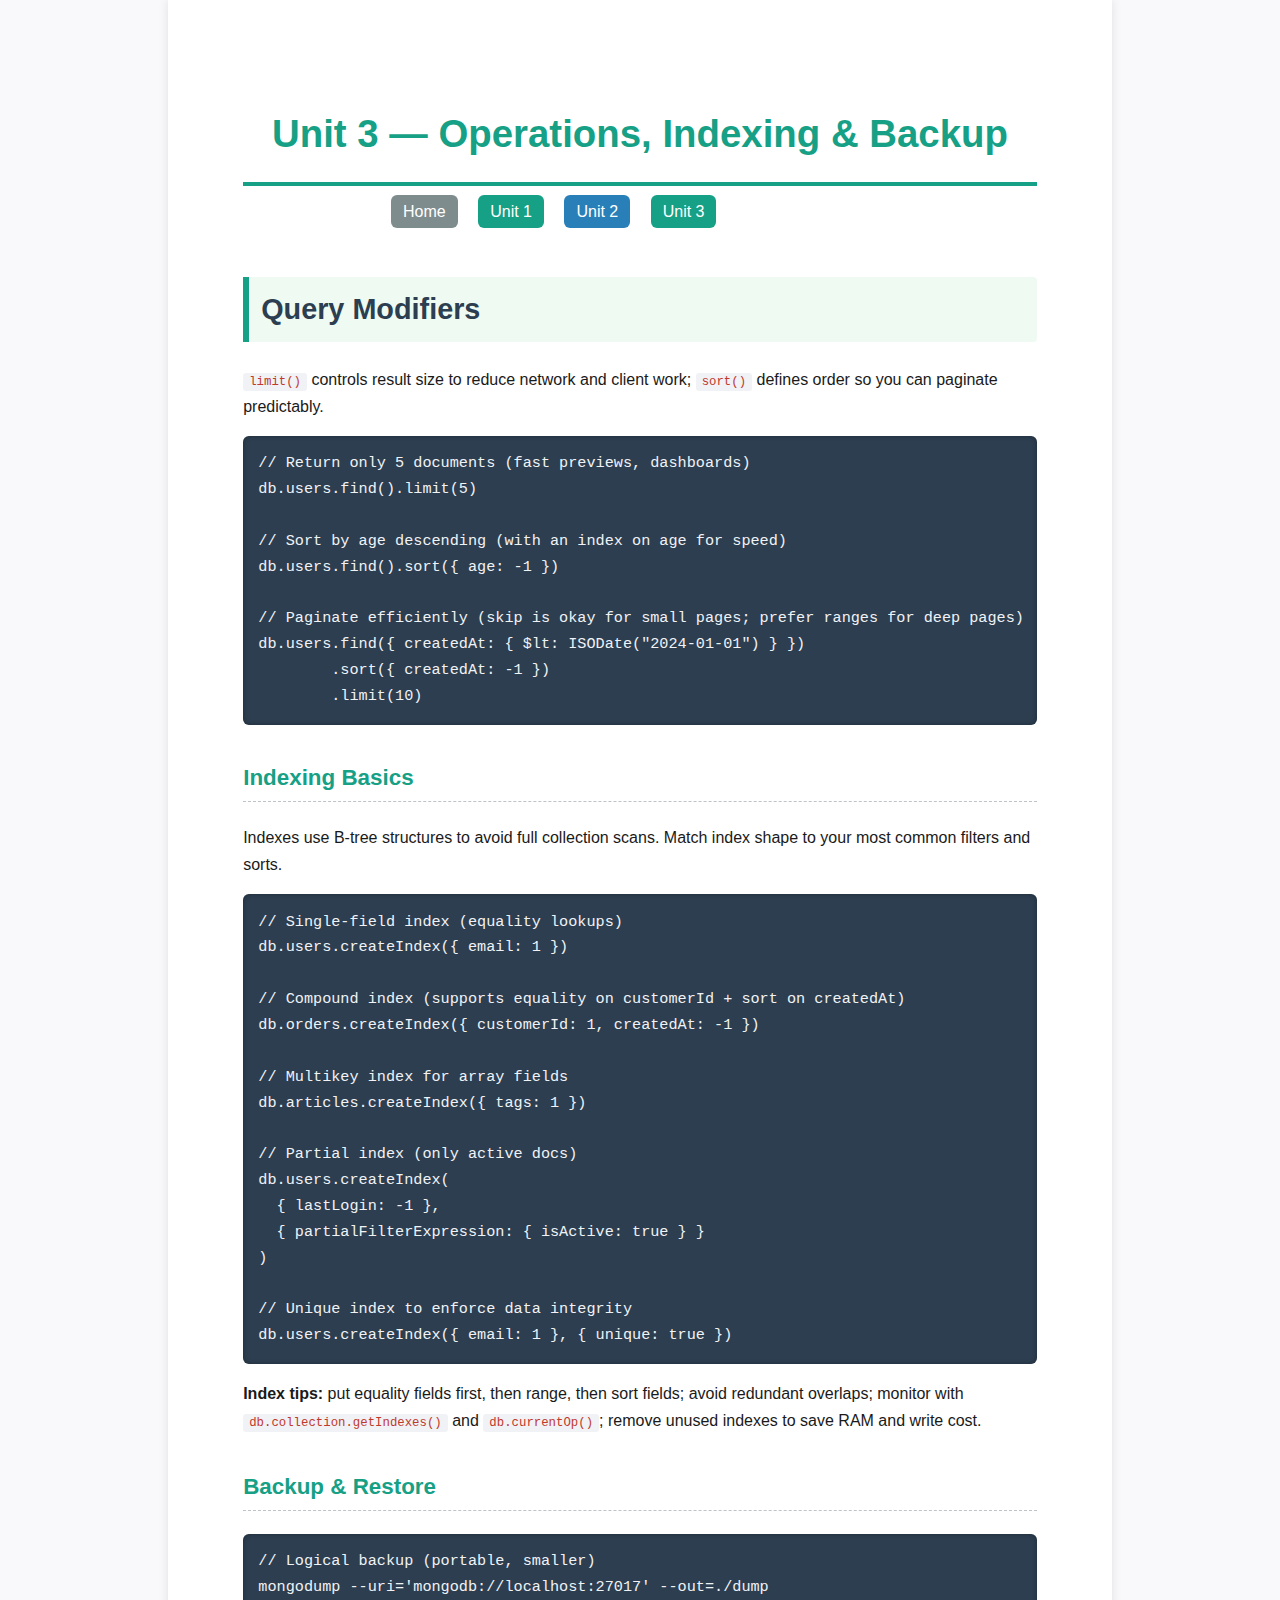
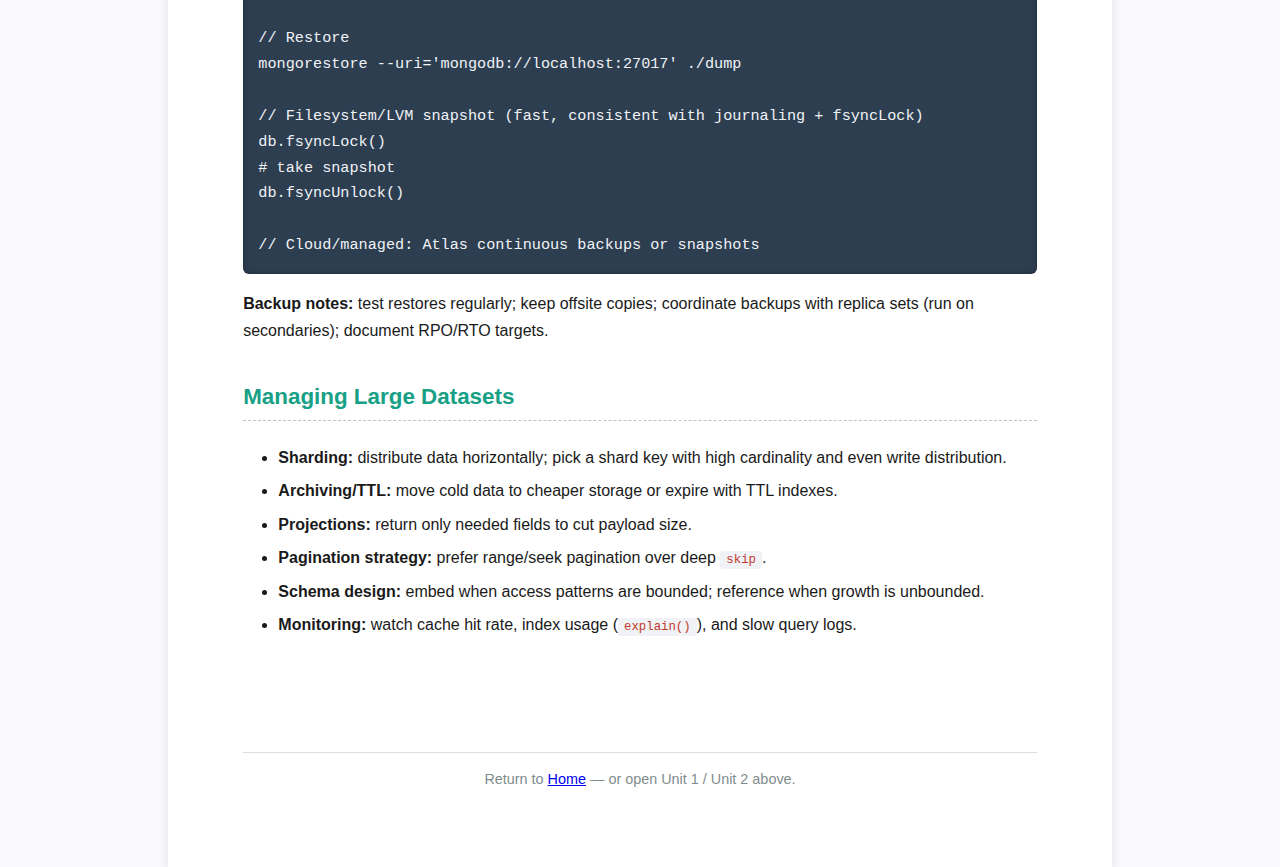
<file: unit3.html>
<!DOCTYPE html>
<html lang="en">
<head>
    <meta charset="UTF-8">
    <meta name="viewport" content="width=device-width, initial-scale=1.0">
    <title>Unit 3 — Operations, Indexing & Backup</title>
    <link rel="stylesheet" href="styles.css">
</head>
<body style="--accent:#16a085; --th:#16a085;">
<div class="container">
    <h1>Unit 3 — Operations, Indexing & Backup</h1>

    <nav class="nav-units">
        <a class="btn-home" href="index.html">Home</a>
        <a class="btn-u1" href="unit1.html">Unit 1</a>
        <a class="btn-u2" href="unit2.html">Unit 2</a>
        <a class="btn-u3" href="unit3.html">Unit 3</a>
        <a class="btn-u4" href="unit4.html">Unit 4</a>
        <a class="btn-u5" href="unit5.html">Unit 5</a>
    </nav>

    <h2>Query Modifiers</h2>
    <p><code>limit()</code> controls result size to reduce network and client work; <code>sort()</code> defines order so you can paginate predictably.</p>
    <pre>// Return only 5 documents (fast previews, dashboards)
db.users.find().limit(5)

// Sort by age descending (with an index on age for speed)
db.users.find().sort({ age: -1 })

// Paginate efficiently (skip is okay for small pages; prefer ranges for deep pages)
db.users.find({ createdAt: { $lt: ISODate("2024-01-01") } })
        .sort({ createdAt: -1 })
        .limit(10)</pre>

    <h3>Indexing Basics</h3>
    <p>Indexes use B-tree structures to avoid full collection scans. Match index shape to your most common filters and sorts.</p>
    <pre>// Single-field index (equality lookups)
db.users.createIndex({ email: 1 })

// Compound index (supports equality on customerId + sort on createdAt)
db.orders.createIndex({ customerId: 1, createdAt: -1 })

// Multikey index for array fields
db.articles.createIndex({ tags: 1 })

// Partial index (only active docs)
db.users.createIndex(
  { lastLogin: -1 },
  { partialFilterExpression: { isActive: true } }
)

// Unique index to enforce data integrity
db.users.createIndex({ email: 1 }, { unique: true })</pre>

    <p><strong>Index tips:</strong> put equality fields first, then range, then sort fields; avoid redundant overlaps; monitor with <code>db.collection.getIndexes()</code> and <code>db.currentOp()</code>; remove unused indexes to save RAM and write cost.</p>

    <h3>Backup & Restore</h3>
    <pre>// Logical backup (portable, smaller)
mongodump --uri='mongodb://localhost:27017' --out=./dump

// Restore
mongorestore --uri='mongodb://localhost:27017' ./dump

// Filesystem/LVM snapshot (fast, consistent with journaling + fsyncLock)
db.fsyncLock()
# take snapshot
db.fsyncUnlock()

// Cloud/managed: Atlas continuous backups or snapshots</pre>

    <p><strong>Backup notes:</strong> test restores regularly; keep offsite copies; coordinate backups with replica sets (run on secondaries); document RPO/RTO targets.</p>

    <h3>Managing Large Datasets</h3>
    <ul>
        <li><strong>Sharding:</strong> distribute data horizontally; pick a shard key with high cardinality and even write distribution.</li>
        <li><strong>Archiving/TTL:</strong> move cold data to cheaper storage or expire with TTL indexes.</li>
        <li><strong>Projections:</strong> return only needed fields to cut payload size.</li>
        <li><strong>Pagination strategy:</strong> prefer range/seek pagination over deep <code>skip</code>.</li>
        <li><strong>Schema design:</strong> embed when access patterns are bounded; reference when growth is unbounded.</li>
        <li><strong>Monitoring:</strong> watch cache hit rate, index usage (<code>explain()</code>), and slow query logs.</li>
    </ul>

    <div class="footer">Return to <a href="index.html">Home</a> — or open Unit 1 / Unit 2 above.</div>
</div>
</body>
</html>
</file>
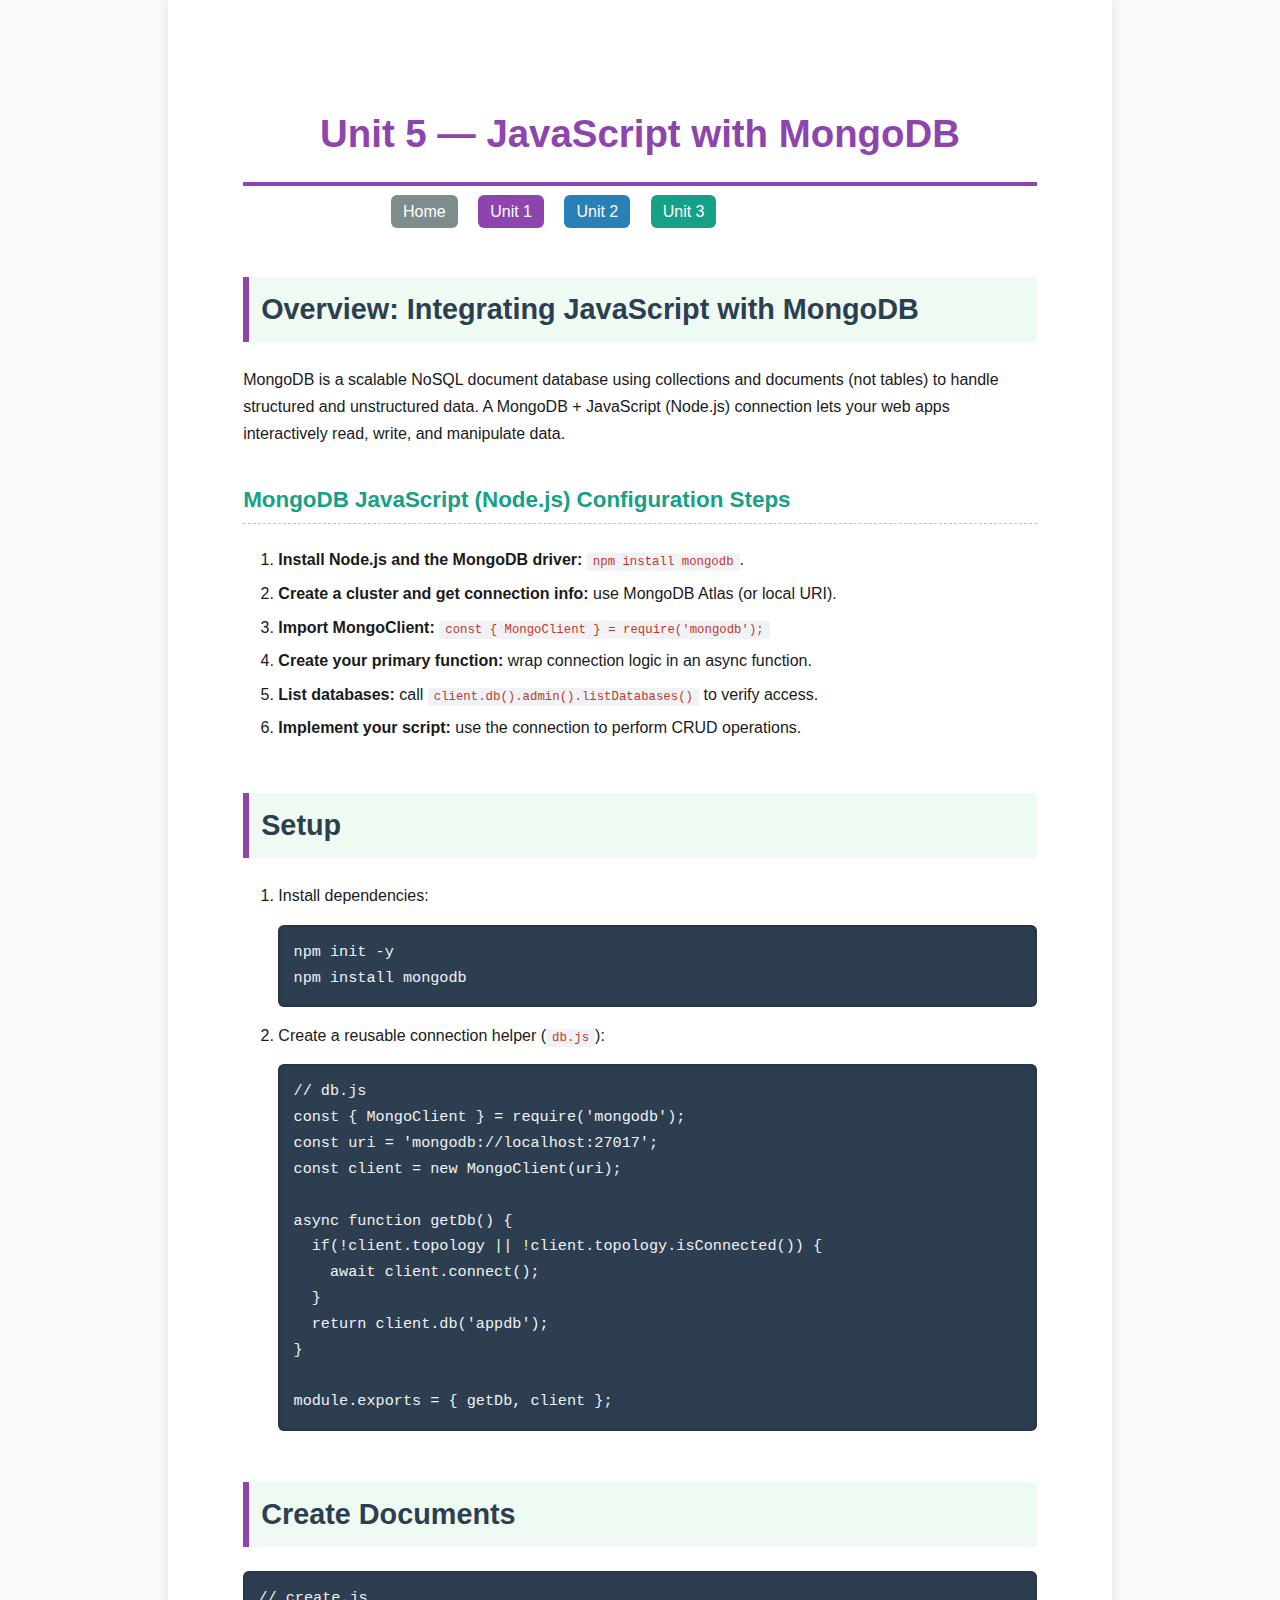
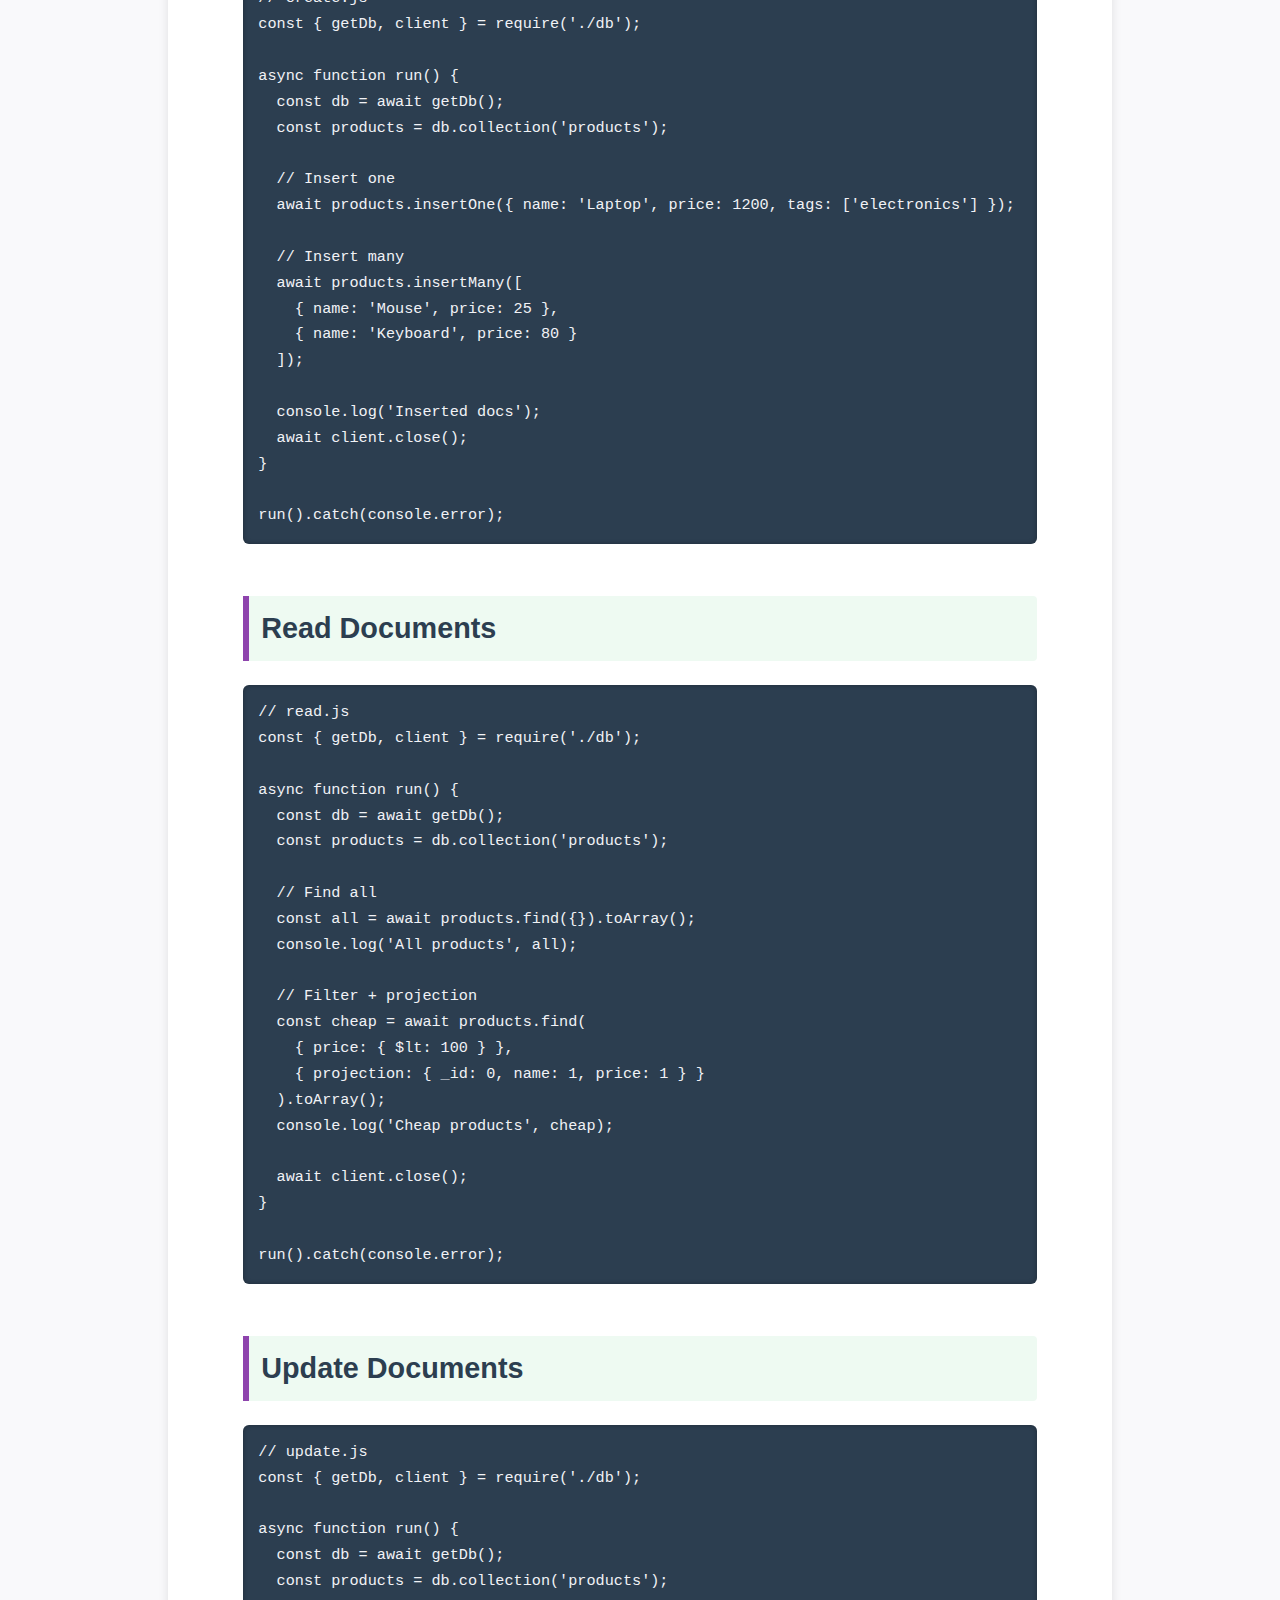
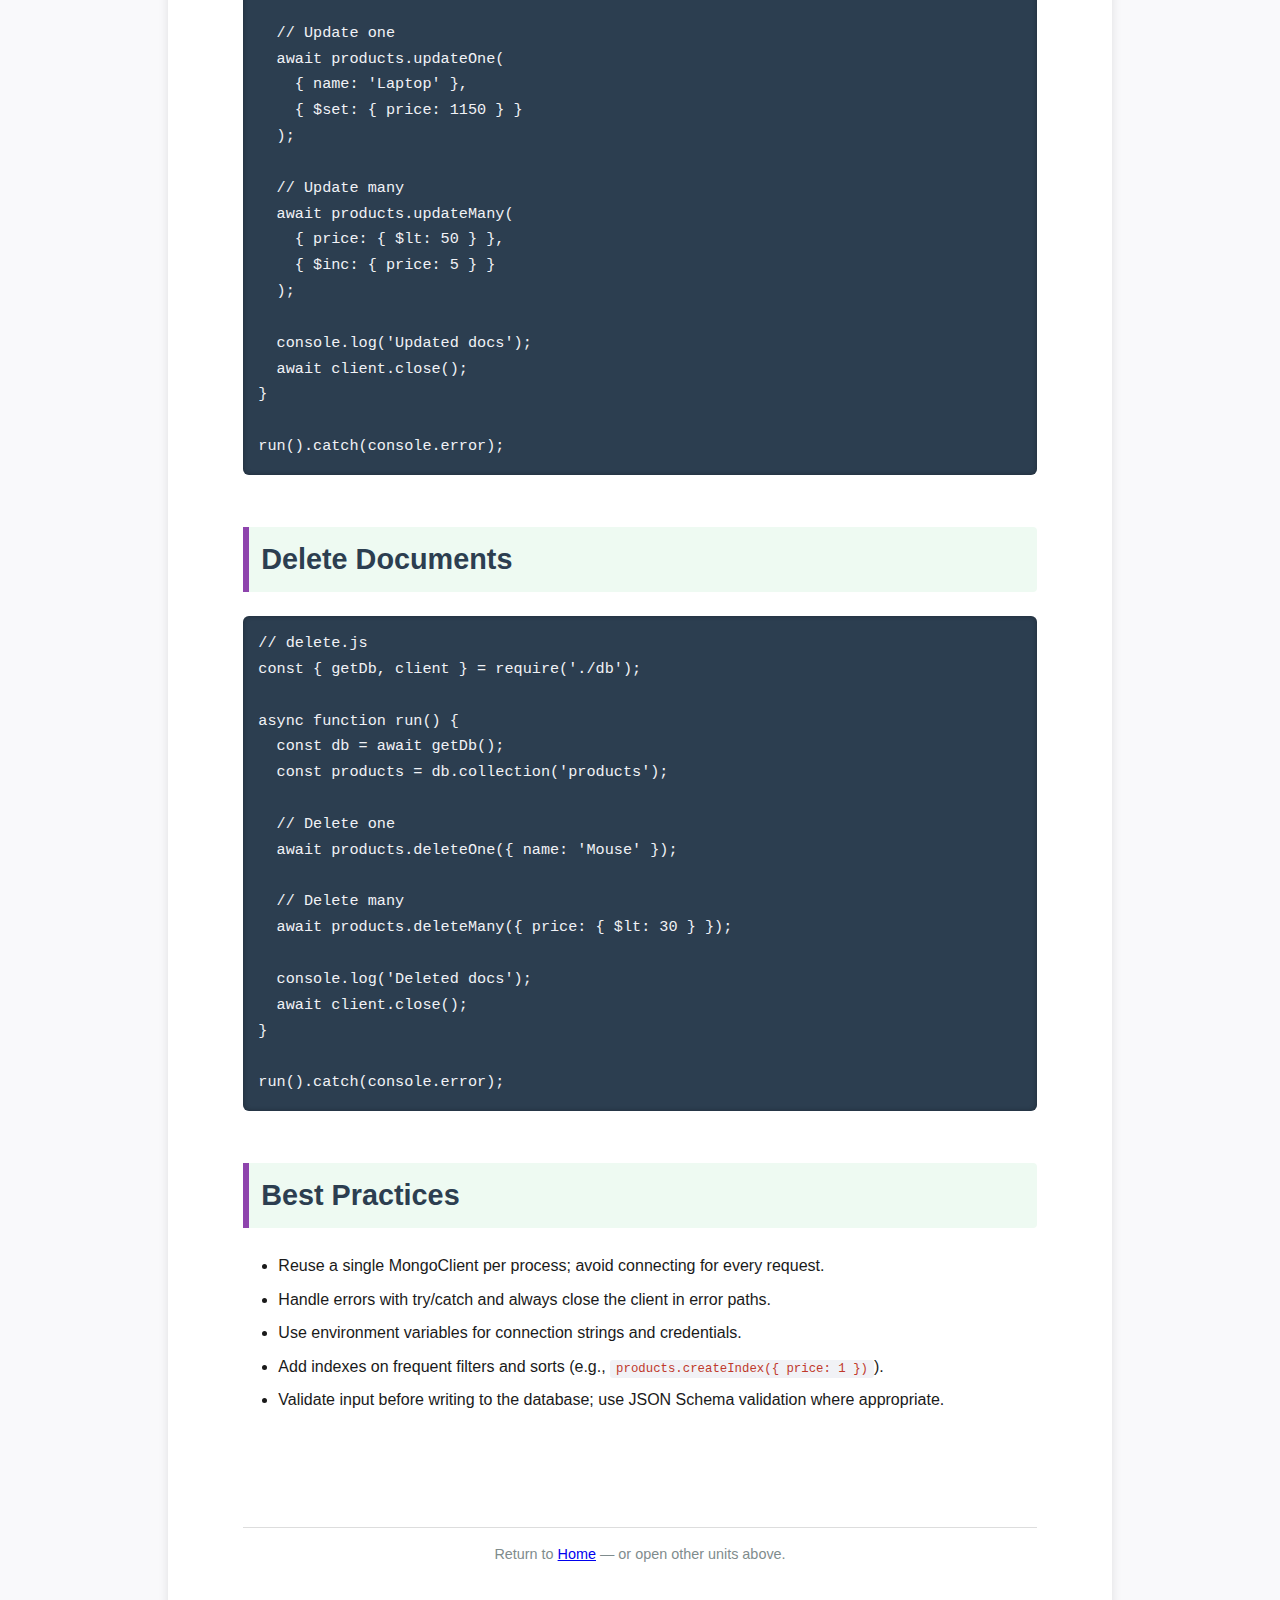
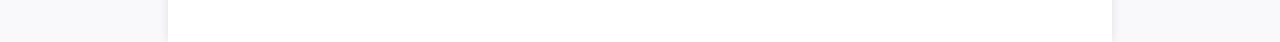
<file: unit5.html>
<!DOCTYPE html>
<html lang="en">
<head>
    <meta charset="UTF-8">
    <meta name="viewport" content="width=device-width, initial-scale=1.0">
    <title>Unit 5 — Node.js Modules & Core APIs</title>
    <link rel="stylesheet" href="styles.css">
</head>
<body style="--accent:#8e44ad; --th:#8e44ad;">
<div class="container">
    <h1>Unit 5 — JavaScript with MongoDB</h1>

    <nav class="nav-units">
        <a class="btn-home" href="index.html">Home</a>
        <a class="btn-u1" href="unit1.html">Unit 1</a>
        <a class="btn-u2" href="unit2.html">Unit 2</a>
        <a class="btn-u3" href="unit3.html">Unit 3</a>
        <a class="btn-u4" href="unit4.html">Unit 4</a>
        <a class="btn-u5" href="unit5.html">Unit 5</a>
    </nav>

    <h2>Overview: Integrating JavaScript with MongoDB</h2>
    <p>MongoDB is a scalable NoSQL document database using collections and documents (not tables) to handle structured and unstructured data. A MongoDB + JavaScript (Node.js) connection lets your web apps interactively read, write, and manipulate data.</p>

    <h3>MongoDB JavaScript (Node.js) Configuration Steps</h3>
    <ol>
        <li><strong>Install Node.js and the MongoDB driver:</strong> <code>npm install mongodb</code>.</li>
        <li><strong>Create a cluster and get connection info:</strong> use MongoDB Atlas (or local URI).</li>
        <li><strong>Import MongoClient:</strong> <code>const { MongoClient } = require('mongodb');</code></li>
        <li><strong>Create your primary function:</strong> wrap connection logic in an async function.</li>
        <li><strong>List databases:</strong> call <code>client.db().admin().listDatabases()</code> to verify access.</li>
        <li><strong>Implement your script:</strong> use the connection to perform CRUD operations.</li>
    </ol>

    <h2>Setup</h2>
    <ol>
        <li>Install dependencies:
            <pre>npm init -y
npm install mongodb</pre>
        </li>
        <li>Create a reusable connection helper (<code>db.js</code>):
            <pre>// db.js
const { MongoClient } = require('mongodb');
const uri = 'mongodb://localhost:27017';
const client = new MongoClient(uri);

async function getDb() {
  if(!client.topology || !client.topology.isConnected()) {
    await client.connect();
  }
  return client.db('appdb');
}

module.exports = { getDb, client };</pre>
        </li>
    </ol>

    <h2>Create Documents</h2>
    <pre>// create.js
const { getDb, client } = require('./db');

async function run() {
  const db = await getDb();
  const products = db.collection('products');

  // Insert one
  await products.insertOne({ name: 'Laptop', price: 1200, tags: ['electronics'] });

  // Insert many
  await products.insertMany([
    { name: 'Mouse', price: 25 },
    { name: 'Keyboard', price: 80 }
  ]);

  console.log('Inserted docs');
  await client.close();
}

run().catch(console.error);</pre>

    <h2>Read Documents</h2>
    <pre>// read.js
const { getDb, client } = require('./db');

async function run() {
  const db = await getDb();
  const products = db.collection('products');

  // Find all
  const all = await products.find({}).toArray();
  console.log('All products', all);

  // Filter + projection
  const cheap = await products.find(
    { price: { $lt: 100 } },
    { projection: { _id: 0, name: 1, price: 1 } }
  ).toArray();
  console.log('Cheap products', cheap);

  await client.close();
}

run().catch(console.error);</pre>

    <h2>Update Documents</h2>
    <pre>// update.js
const { getDb, client } = require('./db');

async function run() {
  const db = await getDb();
  const products = db.collection('products');

  // Update one
  await products.updateOne(
    { name: 'Laptop' },
    { $set: { price: 1150 } }
  );

  // Update many
  await products.updateMany(
    { price: { $lt: 50 } },
    { $inc: { price: 5 } }
  );

  console.log('Updated docs');
  await client.close();
}

run().catch(console.error);</pre>

    <h2>Delete Documents</h2>
    <pre>// delete.js
const { getDb, client } = require('./db');

async function run() {
  const db = await getDb();
  const products = db.collection('products');

  // Delete one
  await products.deleteOne({ name: 'Mouse' });

  // Delete many
  await products.deleteMany({ price: { $lt: 30 } });

  console.log('Deleted docs');
  await client.close();
}

run().catch(console.error);</pre>

    <h2>Best Practices</h2>
    <ul>
        <li>Reuse a single MongoClient per process; avoid connecting for every request.</li>
        <li>Handle errors with try/catch and always close the client in error paths.</li>
        <li>Use environment variables for connection strings and credentials.</li>
        <li>Add indexes on frequent filters and sorts (e.g., <code>products.createIndex({ price: 1 })</code>).</li>
        <li>Validate input before writing to the database; use JSON Schema validation where appropriate.</li>
    </ul>

    <div class="footer">Return to <a href="index.html">Home</a> — or open other units above.</div>
</div>
</body>
</html>
</file>
<file: styles.css>
/* Shared stylesheet for the MongoDB learning pages */
@page { margin: 1.2cm; size: A4; }
body {
  font-family: "Segoe UI", Tahoma, Geneva, Verdana, sans-serif;
  line-height: 1.7;
  color: #1a1a1a;
  background: #f9f9fb;
  margin: 0;
  padding: 0;
  /* Accent color: set per-page via --accent (default green) */
  --accent: #27ae60;
  --th: var(--accent);
}
.container {
  max-width: 210mm;
  margin: 0 auto;
  background: #fff;
  padding: 2cm;
  box-shadow: 0 0 10px rgba(0,0,0,0.1);
}
h1 {
  text-align: center;
  color: var(--accent);
  font-size: 2.4em;
  margin-bottom: 0.3em;
  border-bottom: 4px solid var(--accent);
  padding-bottom: 0.4em;
}
h2 {
  color: #2c3e50;
  font-size: 1.8em;
  border-left: 6px solid var(--accent);
  padding-left: 12px;
  margin-top: 1.8em;
  background: #eefaf2;
  padding: 8px 12px;
  border-radius: 0 4px 4px 0;
}
h3 { color: #16a085; font-size: 1.4em; margin-top: 1.5em; border-bottom: 1px dashed #bdc3c7; padding-bottom: 4px; }
h4 { color: #2980b9; font-size: 1.2em; margin-top: 1.2em; }
nav { text-align: center; margin: 12px 0; }
nav a { margin: 0 8px; padding: 8px 12px; text-decoration: none; border-radius: 6px; color: white; }
.btn-home { background: #7f8c8d; }
.btn-u1 { background: var(--accent); }
.btn-u2 { background: #2980b9; }
.btn-u3 { background: #16a085; }
.note { background: #fffbe6; border-left: 5px solid #f39c12; padding: 12px; margin: 1.2em 0; border-radius: 0 4px 4px 0; font-style: italic; }
.tip { background: #e8f4fd; border-left: 5px solid #3498db; padding: 12px; margin: 1.2em 0; border-radius: 0 4px 4px 0; }
.example { background: #f4f4f4; border: 1px dashed #95a5a6; padding: 12px; margin: 1em 0; border-radius: 4px; }
pre {
  background: #2c3e50;
  color: #f1f2f6;
  padding: 1em;
  border-radius: 6px;
  overflow-x: auto;
  font-family: 'Consolas', 'Courier New', monospace;
  font-size: 0.95em;
  margin: 1em 0;
  box-shadow: inset 0 0 5px rgba(0,0,0,0.3);
}
code { background: #f1f2f6; color: #c0392b; padding: 2px 6px; border-radius: 3px; font-size: 0.95em; }
table { width: 100%; border-collapse: collapse; margin: 1.2em 0; font-size: 0.98em; }
th { background: var(--th); color: white; padding: 10px; text-align: left; font-weight: 600; }
td { padding: 10px; border: 1px solid #ddd; vertical-align: top; }
tr:nth-child(even) { background-color: #f8fffb; }
ul, ol { margin: 0.8em 0; padding-left: 2.2em; }
li { margin: 0.4em 0; }
.footer { margin-top: 3cm; text-align: center; font-size: 0.9em; color: #7f8c8d; border-top: 1px solid #ddd; padding-top: 1em; }

@media print {
  body, .container { background: white; box-shadow: none; }
  pre { page-break-inside: avoid; }
  .note, .tip, .example { page-break-inside: avoid; }
  h2 { page-break-before: always; }
}
</file>
